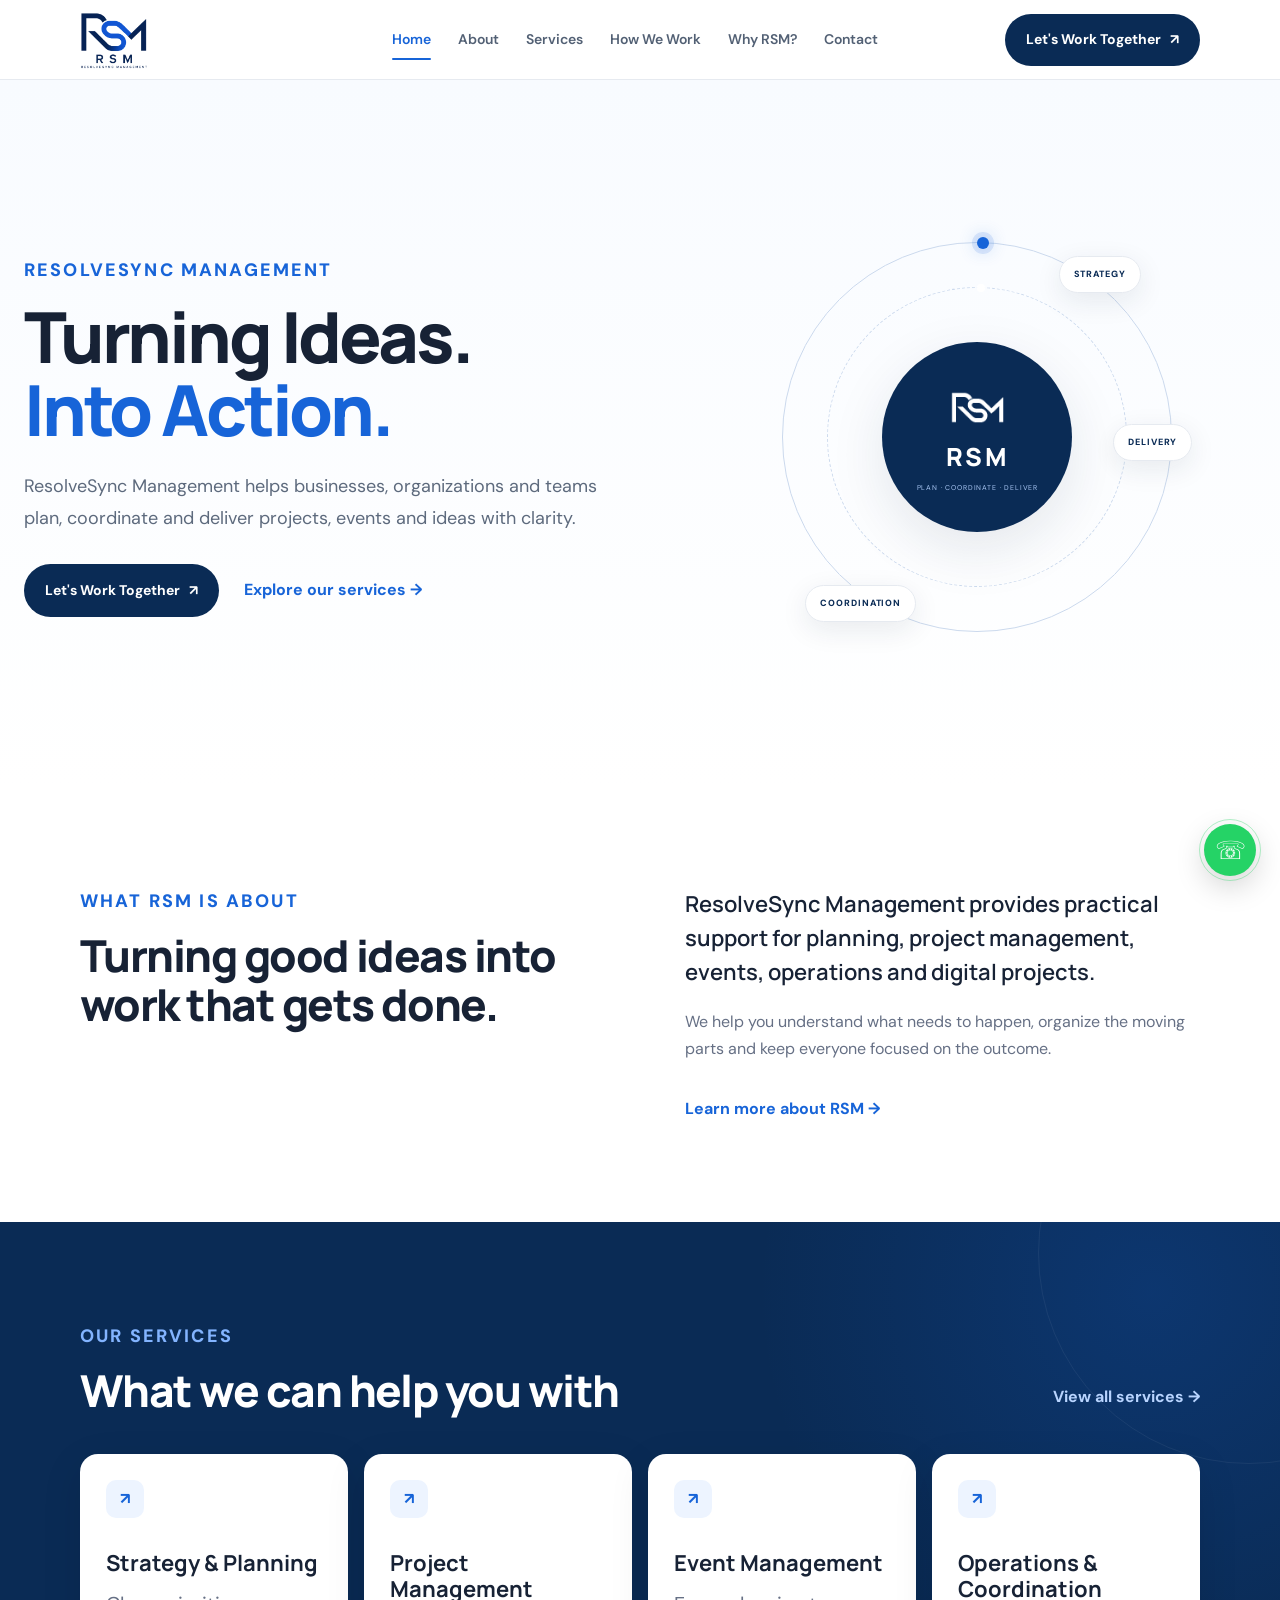
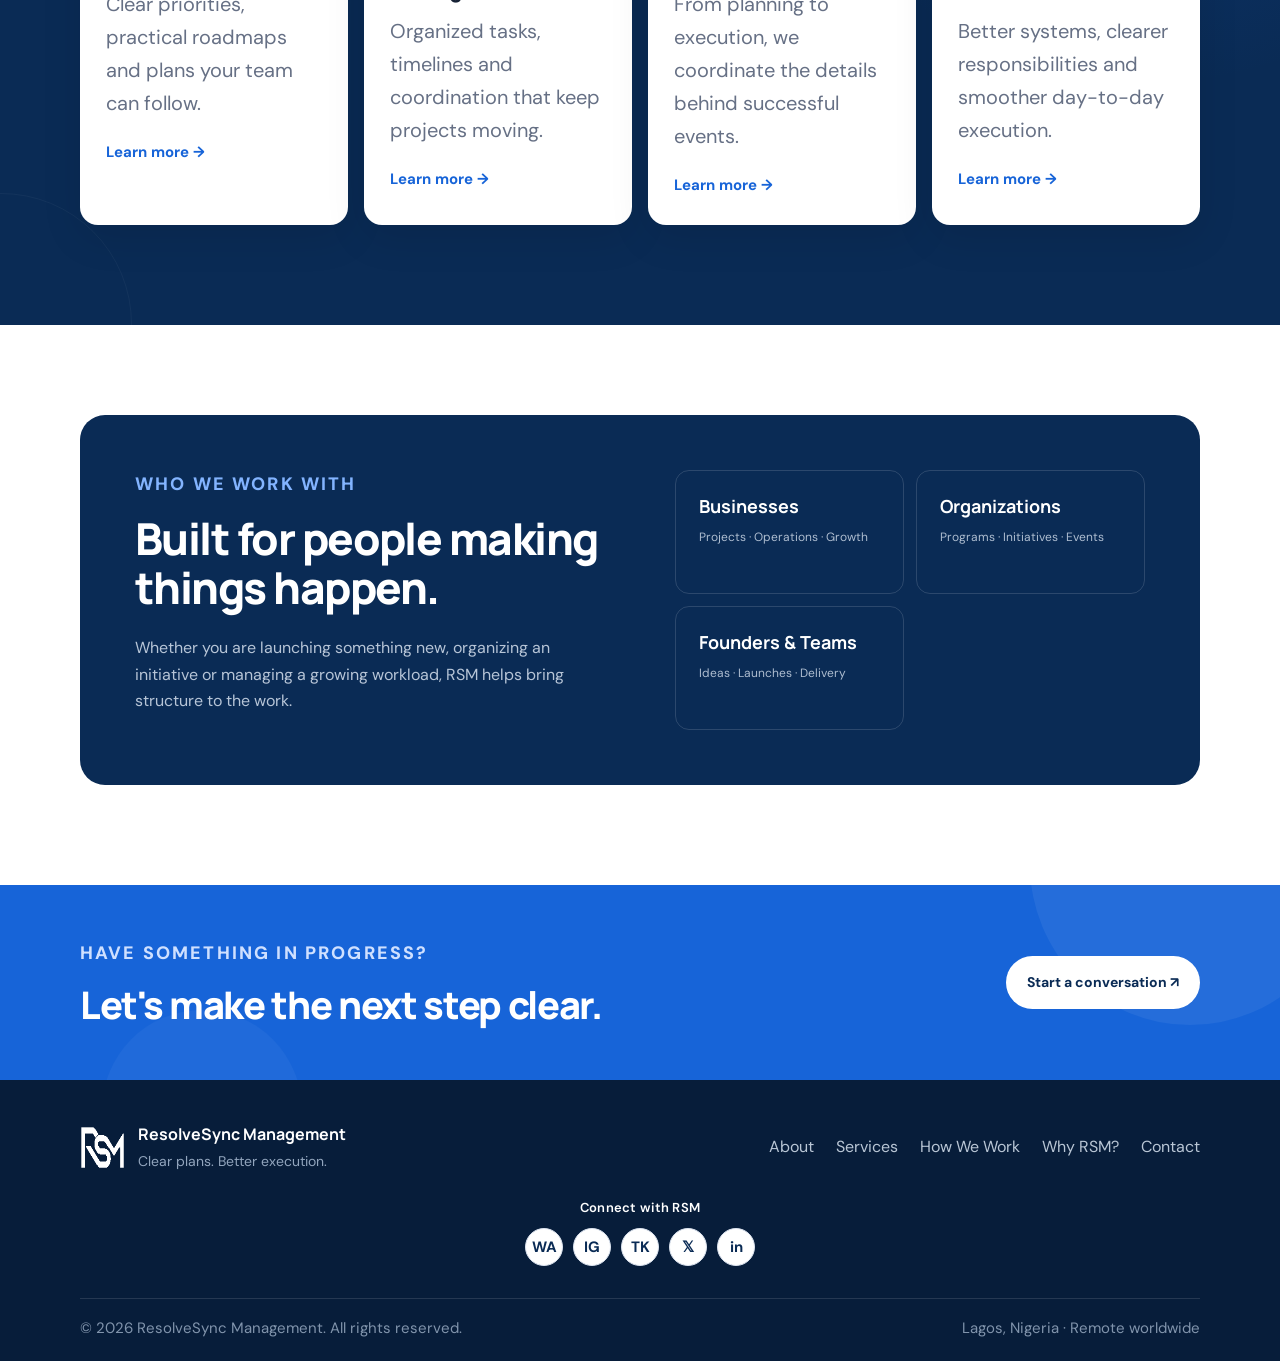
<file: index.html>
<!DOCTYPE html>
<html lang="en">

    <head>
        <meta charset="UTF-8">
        <meta name="viewport" content="width=device-width, initial-scale=1.0">
        <title>ResolveSync Management | Clear Plans. Better Execution.</title>
        <meta name="description"
            content="ResolveSync Management helps businesses, organizations and teams plan, coordinate and deliver projects and events with clarity.">
        <link rel="icon" href="assets/favicon.svg" type="image/svg+xml">
        <link rel="preconnect" href="https://fonts.googleapis.com">
        <link rel="preconnect" href="https://fonts.gstatic.com" crossorigin>
        <link
            href="https://fonts.googleapis.com/css2?family=DM+Sans:wght@400;500;600;700&family=Manrope:wght@600;700;800&display=swap"
            rel="stylesheet">
        <link rel="stylesheet" href="css/styles.css">
    </head>

    <body>
        <header class="site-header">
            <div class="container nav-wrap"><a class="brand" href="index.html"><img src="assets/logo-full.png"
                        alt="ResolveSync Management" class="brand-logo"></a>
                <nav class="desktop-nav"><a class="active" href="index.html">Home</a><a href="about.html">About</a><a
                        href="services.html">Services</a><a href="how-we-work.html">How We Work</a><a
                        href="why-rsm.html">Why RSM?</a><a href="contact.html">Contact</a></nav><a class="nav-cta"
                    href="contact.html">Let's Work Together <span>↗</span></a><button class="menu-btn"
                    aria-label="Open menu" aria-expanded="false"><span></span><span></span><span></span></button>
            </div>
            <div class="mobile-nav"><a href="index.html">Home</a><a href="about.html">About</a><a
                    href="services.html">Services</a><a href="how-we-work.html">How We Work</a><a
                    href="why-rsm.html">Why RSM</a><a href="contact.html">Contact</a><a class="mobile-cta"
                    href="contact.html">Let's Work Together ↗</a></div>
        </header>
        <main>
            <section class="hero">
                <div class="container hero-grid">
                    <div class="hero-copy">
                        <p class="eyebrow">ResolveSync Management</p>
                        <h1>Turning Ideas.<br><span>Into Action.</span></h1>
                        <p class="hero-lead">ResolveSync Management helps businesses, organizations and teams plan,
                            coordinate and deliver projects, events and ideas with clarity.</p>
                        <div class="hero-actions"><a class="button button-dark" href="contact.html">Let's Work Together
                                <span>↗</span></a><a class="text-link" href="services.html">Explore our services
                                <span>→</span></a></div>
                    </div>
                    <div class="hero-visual">
                        <div class="visual-orbit">
                            <div class="orbit orbit-a"></div>
                            <div class="orbit orbit-b"></div>
                            <div class="visual-core"><img src="assets/logo-mark-white-256.png"
                                    alt="RSM"><strong>RSM</strong><small>PLAN · COORDINATE · DELIVER</small></div>
                            <div class="orbit-label label-top">STRATEGY</div>
                            <div class="orbit-label label-right">DELIVERY</div>
                            <div class="orbit-label label-bottom">COORDINATION</div>
                        </div>
                    </div>
                </div>
            </section>
            <section class="intro section">
                <div class="container intro-grid">
                    <div>
                        <p class="eyebrow">What RSM is about</p>
                        <h2>Turning good ideas into work that gets done.</h2>
                    </div>
                    <div>
                        <p class="lead-copy">ResolveSync Management provides practical support for planning, project
                            management, events, operations and digital projects.</p>
                        <p class="body-copy">We help you understand what needs to happen, organize the moving parts and
                            keep everyone focused on the outcome.</p><a class="arrow-link" href="about.html">Learn more
                            about RSM →</a>
                    </div>
                </div>
            </section>
            <section class="services-preview section soft-bg">
                <div class="container">
                    <div class="section-head">
                        <div>
                            <p class="eyebrow">Our services</p>
                            <h2>What we can help you with</h2>
                        </div><a class="arrow-link" href="services.html">View all services →</a>
                    </div>
                    <div class="service-grid">
                        <article class="service-card">
                            <div class="service-icon">↗</div>
                            <h3>Strategy &amp; Planning</h3>
                            <p>Clear priorities, practical roadmaps and plans your team can follow.</p><a
                                href="services.html">Learn more →</a>
                        </article>
                        <article class="service-card">
                            <div class="service-icon">↗</div>
                            <h3>Project Management</h3>
                            <p>Organized tasks, timelines and coordination that keep projects moving.</p><a
                                href="services.html">Learn more →</a>
                        </article>
                        <article class="service-card">
                            <div class="service-icon">↗</div>
                            <h3>Event Management</h3>
                            <p>From planning to execution, we coordinate the details behind successful events.</p><a
                                href="services.html">Learn more →</a>
                        </article>
                        <article class="service-card">
                            <div class="service-icon">↗</div>
                            <h3>Operations &amp; Coordination</h3>
                            <p>Better systems, clearer responsibilities and smoother day-to-day execution.</p><a
                                href="services.html">Learn more →</a>
                        </article>
                    </div>
                </div>
            </section>
            <section class="audience section">
                <div class="container audience-box">
                    <div>
                        <p class="eyebrow">Who we work with</p>
                        <h2>Built for people making things happen.</h2>
                        <p class="body-copy">Whether you are launching something new, organizing an initiative or
                            managing a growing workload, RSM helps bring structure to the work.</p>
                    </div>
                    <div class="audience-cards">
                        <div><strong>Businesses</strong><span>Projects · Operations · Growth</span></div>
                        <div><strong>Organizations</strong><span>Programs · Initiatives · Events</span></div>
                        <div><strong>Founders &amp; Teams</strong><span>Ideas · Launches · Delivery</span></div>
                    </div>
                </div>
            </section>
            <section class="cta-strip">
                <div class="container cta-inner">
                    <div>
                        <p class="eyebrow">Have something in progress?</p>
                        <h2>Let's make the next step clear.</h2>
                    </div><a class="button button-light" href="contact.html">Start a conversation ↗</a>
                </div>
            </section>
        </main>
        <!--FOOTER-->
        <footer class="footer">

            <div class="container footer-top">

                <div class="footer-brand">

                    <img src="assets/logo-mark-white-96.png" alt="RSM" width="45" height="45">

                    <div>
                        <strong>ResolveSync Management</strong>

                        <p>
                            Clear plans. Better execution.
                        </p>
                    </div>

                </div>

                <nav aria-label="Footer navigation">
                    <a href="about.html">About</a>
                    <a href="services.html">Services</a>
                    <a href="how-we-work.html">How We Work</a>
                    <a href="why-rsm.html">Why RSM?</a>
                    <a href="contact.html">Contact</a>
                </nav>

            </div>


            <!-- SOCIAL LINKS -->
            <p class="footer-social-label">
                Connect with RSM
            </p>

            <div class="footer-socials">

                <a href="https://wa.me/2348121678176" target="_blank" rel="noopener noreferrer"
                    aria-label="RSM on WhatsApp">
                    WA
                </a>

                <a href="https://www.instagram.com/resolvesyncmng" target="_blank" rel="noopener noreferrer"
                    aria-label="RSM on Instagram">
                    IG
                </a>

                <a href="https://www.tiktok.com/@resolvesync.manag" target="_blank" rel="noopener noreferrer"
                    aria-label="RSM on TikTok">
                    TK
                </a>

                <a href="https://x.com/ResolvesyncMng" target="_blank" rel="noopener noreferrer" aria-label="RSM on X">
                    𝕏
                </a>

                <a href="https://www.linkedin.com/in/resolvesync-management-000059431" target="_blank"
                    rel="noopener noreferrer" aria-label="RSM on LinkedIn">
                    in
                </a>

            </div>


            <!-- FOOTER BOTTOM -->
            <div class="container footer-bottom">

                <span>
                    © <span id="year"></span>
                    ResolveSync Management. All rights reserved.
                </span>

                <span>
                    Lagos, Nigeria · Remote worldwide
                </span>

            </div>

        </footer>


        <!-- JAVASCRIPT -->
        <script src="js/main.js"></script>


        <!-- FLOATING WHATSAPP -->
        <a href="https://wa.me/2348121678176" class="whatsapp-float" target="_blank" rel="noopener noreferrer"
            aria-label="Chat with RSM on WhatsApp">
            <span aria-hidden="true">☏</span>
        </a>
    </body>

</html>
</file>
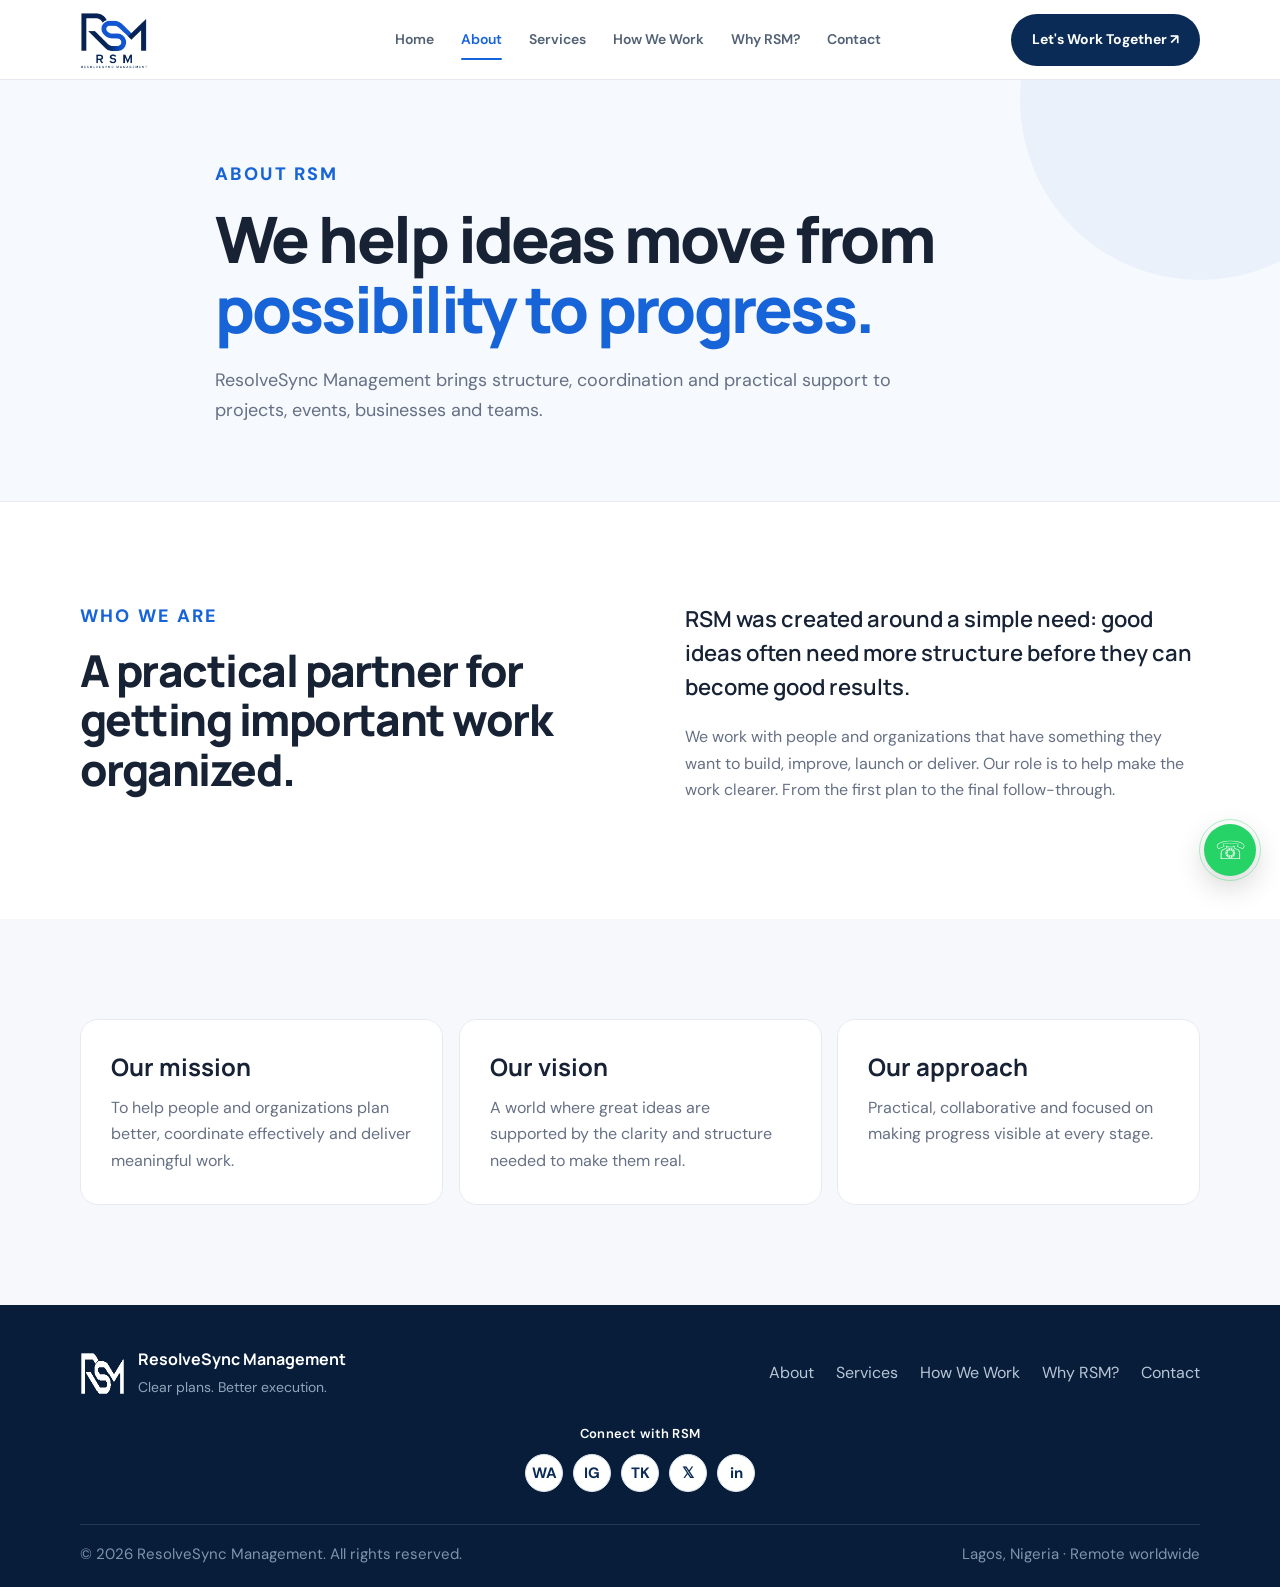
<file: about.html>
<!DOCTYPE html>
<html lang="en">

    <head>
        <meta charset="UTF-8">
        <meta name="viewport" content="width=device-width,initial-scale=1.0">
        <title>About | ResolveSync Management</title>
        <link rel="icon" href="assets/favicon.svg" type="image/svg+xml">
        <link rel="preconnect" href="https://fonts.googleapis.com">
        <link rel="preconnect" href="https://fonts.gstatic.com" crossorigin>
        <link
            href="https://fonts.googleapis.com/css2?family=DM+Sans:wght@400;500;600;700&family=Manrope:wght@600;700;800&display=swap"
            rel="stylesheet">
        <link rel="stylesheet" href="css/styles.css">
    </head>

    <body>
        <header class="site-header">
            <div class="container nav-wrap">
                <a class="brand" href="index.html">
                    <img src="assets/logo-full.png" alt="ResolveSync Management" class="brand-logo"></a>
                <nav class="desktop-nav"><a href="index.html">Home</a><a class="active" href="about.html">About</a><a
                        href="services.html">Services</a><a href="how-we-work.html">How We Work</a><a
                        href="why-rsm.html">Why RSM?</a><a href="contact.html">Contact</a></nav><a class="nav-cta"
                    href="contact.html">Let's Work Together ↗</a><button
                    class="menu-btn"><span></span><span></span><span></span></button>
            </div>
            <div class="mobile-nav"><a href="index.html">Home</a><a href="about.html">About</a><a
                    href="services.html">Services</a><a href="how-we-work.html">How We Work</a><a
                    href="why-rsm.html">Why RSM?</a><a href="contact.html">Contact</a></div>
        </header>
        <main>
            <section class="page-hero">
                <div class="container narrow">
                    <p class="eyebrow">About RSM</p>
                    <h1>We help ideas move from <span>possibility to progress.</span></h1>
                    <p>ResolveSync Management brings structure, coordination and practical support to projects, events,
                        businesses and teams.</p>
                </div>
            </section>
            <section class="section">
                <div class="container two-col">
                    <div>
                        <p class="eyebrow">Who we are</p>
                        <h2>A practical partner for getting important work organized.</h2>
                    </div>
                    <div>
                        <p class="lead-copy">RSM was created around a simple need: good ideas often need more structure
                            before they can become good results.</p>
                        <p class="body-copy">We work with people and organizations that have something they want to
                            build, improve, launch or deliver. Our role is to help make the work clearer. From the
                            first plan to the final follow-through.</p>
                    </div>
                </div>
            </section>
            <section class="section soft-bg">
                <div class="container values-grid">
                    <div class="value-card">
                        <h3>Our mission</h3>
                        <p>To help people and organizations plan better, coordinate effectively and deliver meaningful
                            work.</p>
                    </div>
                    <div class="value-card">
                        <h3>Our vision</h3>
                        <p>A world where great ideas are supported by the clarity and structure needed to make them
                            real.</p>
                    </div>
                    <div class="value-card">
                        <h3>Our approach</h3>
                        <p>Practical, collaborative and focused on making progress visible at every stage.</p>
                    </div>
                </div>
            </section>
        </main>
        <!-- FOOTER-->
        <footer class="footer">

            <div class="container footer-top">

                <div class="footer-brand">

                    <img src="assets/logo-mark-white-96.png" alt="RSM" width="45" height="45">

                    <div>
                        <strong>ResolveSync Management</strong>

                        <p>
                            Clear plans. Better execution.
                        </p>
                    </div>

                </div>

                <nav aria-label="Footer navigation">
                    <a href="about.html">About</a>
                    <a href="services.html">Services</a>
                    <a href="how-we-work.html">How We Work</a>
                    <a href="why-rsm.html">Why RSM?</a>
                    <a href="contact.html">Contact</a>
                </nav>

            </div>


            <!-- SOCIAL LINKS -->
            <p class="footer-social-label">
                Connect with RSM
            </p>

            <div class="footer-socials">

                <a href="https://wa.me/2348121678176" target="_blank" rel="noopener noreferrer"
                    aria-label="RSM on WhatsApp">
                    WA
                </a>

                <a href="https://www.instagram.com/resolvesyncmng" target="_blank" rel="noopener noreferrer"
                    aria-label="RSM on Instagram">
                    IG
                </a>

                <a href="https://www.tiktok.com/@resolvesync.manag" target="_blank" rel="noopener noreferrer"
                    aria-label="RSM on TikTok">
                    TK
                </a>

                <a href="https://x.com/ResolvesyncMng" target="_blank" rel="noopener noreferrer" aria-label="RSM on X">
                    𝕏
                </a>

                <a href="https://www.linkedin.com/in/resolvesync-management-000059431" target="_blank"
                    rel="noopener noreferrer" aria-label="RSM on LinkedIn">
                    in
                </a>

            </div>


            <!-- FOOTER BOTTOM -->
            <div class="container footer-bottom">

                <span>
                    © <span id="year"></span>
                    ResolveSync Management. All rights reserved.
                </span>

                <span>
                    Lagos, Nigeria · Remote worldwide
                </span>

            </div>

        </footer>


        <!-- JAVASCRIPT -->
        <script src="js/main.js"></script>


        <!-- FLOATING WHATSAPP -->
        <a href="https://wa.me/2348121678176" class="whatsapp-float" target="_blank" rel="noopener noreferrer"
            aria-label="Chat with RSM on WhatsApp">
            <span aria-hidden="true">☏</span>
        </a>
    </body>

</html>
</file>
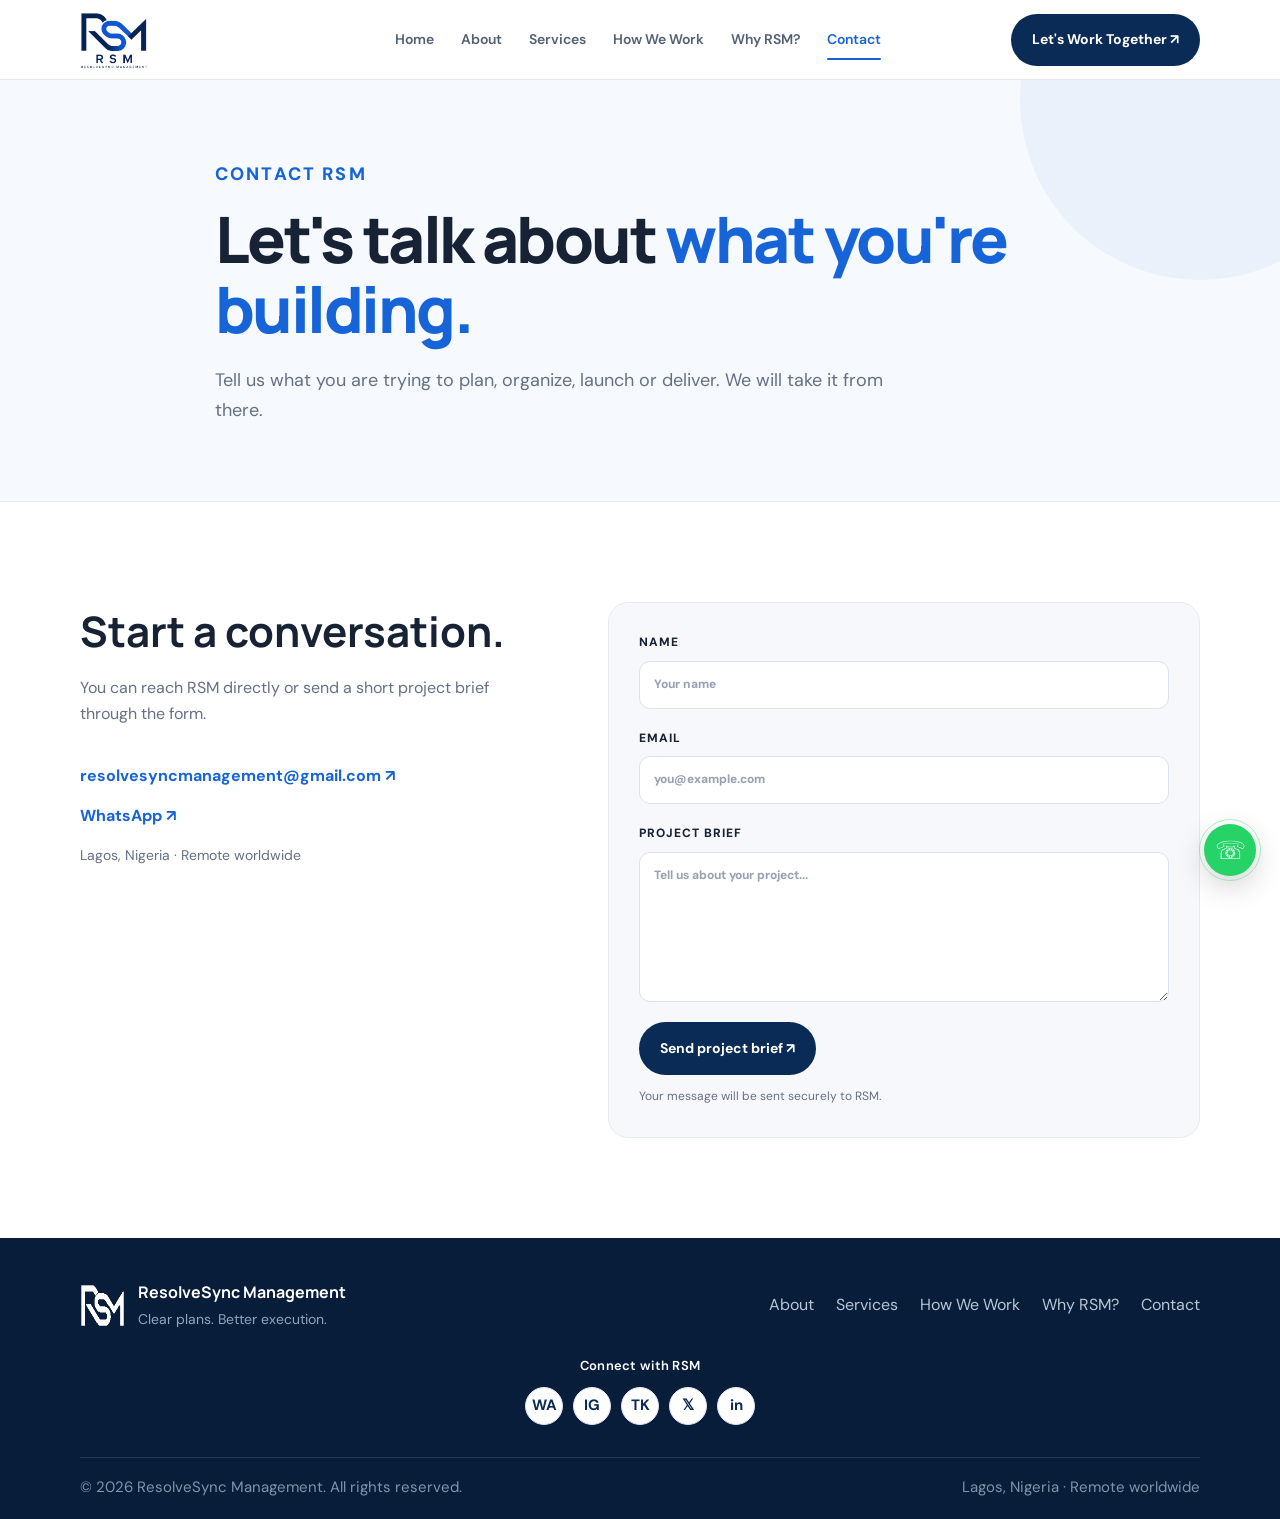
<file: contact.html>
<!DOCTYPE html>
<html lang="en">

    <head>
        <meta charset="UTF-8">
        <meta name="viewport" content="width=device-width,initial-scale=1.0">
        <title>Contact | ResolveSync Management</title>
        <link rel="icon" href="assets/favicon.svg" type="image/svg+xml">
        <link rel="preconnect" href="https://fonts.googleapis.com">
        <link rel="preconnect" href="https://fonts.gstatic.com" crossorigin>
        <link
            href="https://fonts.googleapis.com/css2?family=DM+Sans:wght@400;500;600;700&family=Manrope:wght@600;700;800&display=swap"
            rel="stylesheet">
        <link rel="stylesheet" href="css/styles.css">
    </head>

    <body>
        <header class="site-header">
            <div class="container nav-wrap"><a class="brand" href="index.html"><img src="assets/logo-full.png"
                        alt="ResolveSync Management" class="brand-logo"></a>
                <nav class="desktop-nav"><a href="index.html">Home</a><a href="about.html">About</a><a
                        href="services.html">Services</a><a href="how-we-work.html">How We Work</a><a
                        href="why-rsm.html">Why RSM?</a><a class="active" href="contact.html">Contact</a></nav><a
                    class="nav-cta" href="contact.html">Let's Work Together ↗</a><button
                    class="menu-btn"><span></span><span></span><span></span></button>
            </div>
            <div class="mobile-nav"><a href="index.html">Home</a><a href="about.html">About</a><a
                    href="services.html">Services</a><a href="how-we-work.html">How We Work</a><a
                    href="why-rsm.html">Why RSM?</a><a href="contact.html">Contact</a></div>
        </header>
        <main>
            <section class="page-hero">
                <div class="container narrow">
                    <p class="eyebrow">Contact RSM</p>
                    <h1>Let's talk about <span>what you're building.</span></h1>
                    <p>Tell us what you are trying to plan, organize, launch or deliver. We will take it from there.</p>
                </div>
            </section>
            <section class="section">
                <div class="container contact-page-grid">
                    <div>
                        <h2>Start a conversation.</h2>
                        <p class="body-copy">You can reach RSM directly or send a short project brief through the form.
                        </p>
                        <div class="contact-info"><a
                                href="mailto:resolvesyncmanagement@gmail.com">resolvesyncmanagement@gmail.com ↗</a><a
                                href="https://wa.me/2348121678176" target="_blank" rel="noopener">WhatsApp
                                ↗</a><span>Lagos, Nigeria · Remote worldwide</span></div>
                    </div>
                    <form class="contact-form" id="contactForm" action="https://formspree.io/f/xdeoylgk" method="POST">
                        <label>
                            Name
                            <input name="name" id="name" type="text" required placeholder="Your name">
                        </label>

                        <label>
                            Email
                            <input name="email" id="email" type="email" required placeholder="you@example.com">
                        </label>
                        <label>
                            Project brief
                            <textarea name="message" id="message" rows="6" required minlength="15"
                                placeholder="Tell us about your project..."></textarea>
                        </label>

                        <!-- Honeypot spam protection -->
                        <input class="hp" name="company" id="company" tabindex="-1" autocomplete="off">

                        <button class="button button-dark" type="submit">
                            Send project brief ↗
                        </button>

                        <p class="form-note" id="formNote">
                            Your message will be sent securely to RSM.
                        </p>
                    </form>
                </div>
            </section>
        </main>
        <!--FOOTER-->
        <footer class="footer">

            <div class="container footer-top">

                <div class="footer-brand">

                    <img src="assets/logo-mark-white-96.png" alt="RSM" width="45" height="45">

                    <div>
                        <strong>ResolveSync Management</strong>

                        <p>
                            Clear plans. Better execution.
                        </p>
                    </div>

                </div>

                <nav aria-label="Footer navigation">
                    <a href="about.html">About</a>
                    <a href="services.html">Services</a>
                    <a href="how-we-work.html">How We Work</a>
                    <a href="why-rsm.html">Why RSM?</a>
                    <a href="contact.html">Contact</a>
                </nav>

            </div>


            <!-- SOCIAL LINKS -->
            <p class="footer-social-label">
                Connect with RSM
            </p>

            <div class="footer-socials">

                <a href="https://wa.me/2348121678176" target="_blank" rel="noopener noreferrer"
                    aria-label="RSM on WhatsApp">
                    WA
                </a>

                <a href="https://www.instagram.com/resolvesyncmng" target="_blank" rel="noopener noreferrer"
                    aria-label="RSM on Instagram">
                    IG
                </a>

                <a href="https://www.tiktok.com/@resolvesync.manag" target="_blank" rel="noopener noreferrer"
                    aria-label="RSM on TikTok">
                    TK
                </a>

                <a href="https://x.com/ResolvesyncMng" target="_blank" rel="noopener noreferrer" aria-label="RSM on X">
                    𝕏
                </a>

                <a href="https://www.linkedin.com/in/resolvesync-management-000059431" target="_blank"
                    rel="noopener noreferrer" aria-label="RSM on LinkedIn">
                    in
                </a>

            </div>


            <!-- FOOTER BOTTOM -->
            <div class="container footer-bottom">

                <span>
                    © <span id="year"></span>
                    ResolveSync Management. All rights reserved.
                </span>

                <span>
                    Lagos, Nigeria · Remote worldwide
                </span>

            </div>

        </footer>


        <!-- JAVASCRIPT -->
        <script src="js/main.js"></script>


        <!-- FLOATING WHATSAPP -->
        <a href="https://wa.me/2348121678176" class="whatsapp-float" target="_blank" rel="noopener noreferrer"
            aria-label="Chat with RSM on WhatsApp">
            <span aria-hidden="true">☏</span>
        </a>
        </a>
    </body>

</html>
</file>
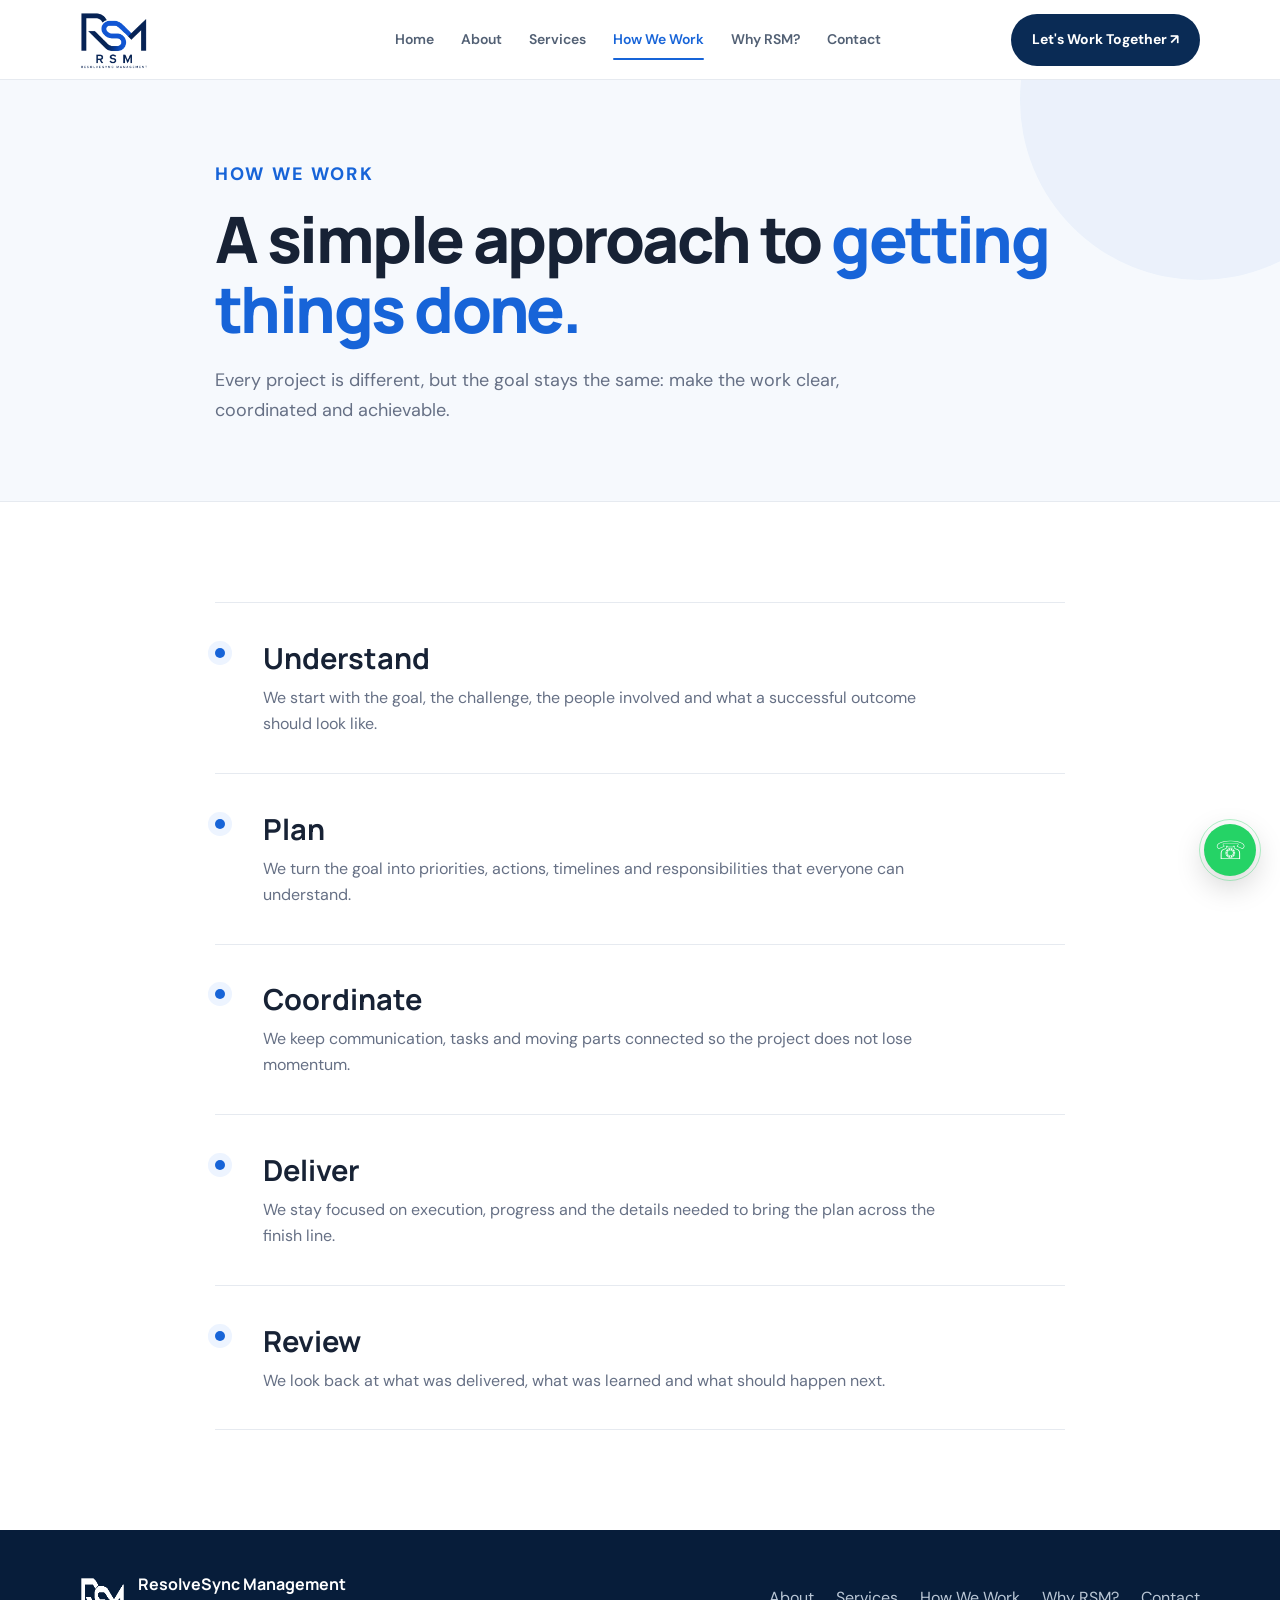
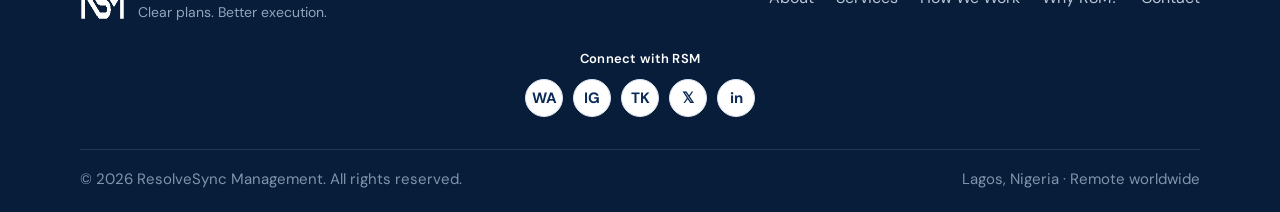
<file: how-we-work.html>
<!DOCTYPE html>
<html lang="en">

    <head>
        <meta charset="UTF-8">
        <meta name="viewport" content="width=device-width,initial-scale=1.0">
        <title>How We Work | ResolveSync Management</title>
        <link rel="icon" href="assets/favicon.svg" type="image/svg+xml">
        <link rel="preconnect" href="https://fonts.googleapis.com">
        <link rel="preconnect" href="https://fonts.gstatic.com" crossorigin>
        <link
            href="https://fonts.googleapis.com/css2?family=DM+Sans:wght@400;500;600;700&family=Manrope:wght@600;700;800&display=swap"
            rel="stylesheet">
        <link rel="stylesheet" href="css/styles.css">
    </head>

    <body>
        <header class="site-header">
            <div class="container nav-wrap"><a class="brand" href="index.html"><img src="assets/logo-full.png"
                        alt="ResolveSync Management" class="brand-logo"></a>
                <nav class="desktop-nav"><a href="index.html">Home</a><a href="about.html">About</a><a
                        href="services.html">Services</a><a class="active" href="how-we-work.html">How We Work</a><a
                        href="why-rsm.html">Why RSM?</a><a href="contact.html">Contact</a></nav><a class="nav-cta"
                    href="contact.html">Let's Work Together ↗</a><button
                    class="menu-btn"><span></span><span></span><span></span></button>
            </div>
            <div class="mobile-nav"><a href="index.html">Home</a><a href="about.html">About</a><a
                    href="services.html">Services</a><a href="how-we-work.html">How We Work</a><a
                    href="why-rsm.html">Why RSM?</a><a href="contact.html">Contact</a></div>
        </header>
        <main>
            <section class="page-hero">
                <div class="container narrow">
                    <p class="eyebrow">How we work</p>
                    <h1>A simple approach to <span>getting things done.</span></h1>
                    <p>Every project is different, but the goal stays the same: make the work clear, coordinated and
                        achievable.</p>
                </div>
            </section>
            <section class="section">
                <div class="container work-list">
                    <div class="work-row">
                        <div class="work-dot"></div>
                        <div>
                            <h2>Understand</h2>
                            <p>We start with the goal, the challenge, the people involved and what a successful outcome
                                should look like.</p>
                        </div>
                    </div>
                    <div class="work-row">
                        <div class="work-dot"></div>
                        <div>
                            <h2>Plan</h2>
                            <p>We turn the goal into priorities, actions, timelines and responsibilities that everyone
                                can understand.</p>
                        </div>
                    </div>
                    <div class="work-row">
                        <div class="work-dot"></div>
                        <div>
                            <h2>Coordinate</h2>
                            <p>We keep communication, tasks and moving parts connected so the project does not lose
                                momentum.</p>
                        </div>
                    </div>
                    <div class="work-row">
                        <div class="work-dot"></div>
                        <div>
                            <h2>Deliver</h2>
                            <p>We stay focused on execution, progress and the details needed to bring the plan across
                                the finish line.</p>
                        </div>
                    </div>
                    <div class="work-row">
                        <div class="work-dot"></div>
                        <div>
                            <h2>Review</h2>
                            <p>We look back at what was delivered, what was learned and what should happen next.</p>
                        </div>
                    </div>
                </div>
            </section>
        </main>
        <!-- FOOTER-->
        <footer class="footer">

            <div class="container footer-top">

                <div class="footer-brand">

                    <img src="assets/logo-mark-white-96.png" alt="RSM" width="45" height="45">

                    <div>
                        <strong>ResolveSync Management</strong>

                        <p>
                            Clear plans. Better execution.
                        </p>
                    </div>

                </div>

                <nav aria-label="Footer navigation">
                    <a href="about.html">About</a>
                    <a href="services.html">Services</a>
                    <a href="how-we-work.html">How We Work</a>
                    <a href="why-rsm.html">Why RSM?</a>
                    <a href="contact.html">Contact</a>
                </nav>

            </div>


            <!-- SOCIAL LINKS -->
            <p class="footer-social-label">
                Connect with RSM
            </p>

            <div class="footer-socials">

                <a href="https://wa.me/2348121678176" target="_blank" rel="noopener noreferrer"
                    aria-label="RSM on WhatsApp">
                    WA
                </a>

                <a href="https://www.instagram.com/resolvesyncmng" target="_blank" rel="noopener noreferrer"
                    aria-label="RSM on Instagram">
                    IG
                </a>

                <a href="https://www.tiktok.com/@resolvesync.manag" target="_blank" rel="noopener noreferrer"
                    aria-label="RSM on TikTok">
                    TK
                </a>

                <a href="https://x.com/ResolvesyncMng" target="_blank" rel="noopener noreferrer" aria-label="RSM on X">
                    𝕏
                </a>

                <a href="https://www.linkedin.com/in/resolvesync-management-000059431" target="_blank"
                    rel="noopener noreferrer" aria-label="RSM on LinkedIn">
                    in
                </a>

            </div>


            <!-- FOOTER BOTTOM -->
            <div class="container footer-bottom">

                <span>
                    © <span id="year"></span>
                    ResolveSync Management. All rights reserved.
                </span>

                <span>
                    Lagos, Nigeria · Remote worldwide
                </span>

            </div>

        </footer>


        <!-- JAVASCRIPT -->
        <script src="js/main.js"></script>


        <!-- FLOATING WHATSAPP -->
        <a href="https://wa.me/2348121678176" class="whatsapp-float" target="_blank" rel="noopener noreferrer"
            aria-label="Chat with RSM on WhatsApp">
            <span aria-hidden="true">☏</span>
        </a>
    </body>

</html>
</file>
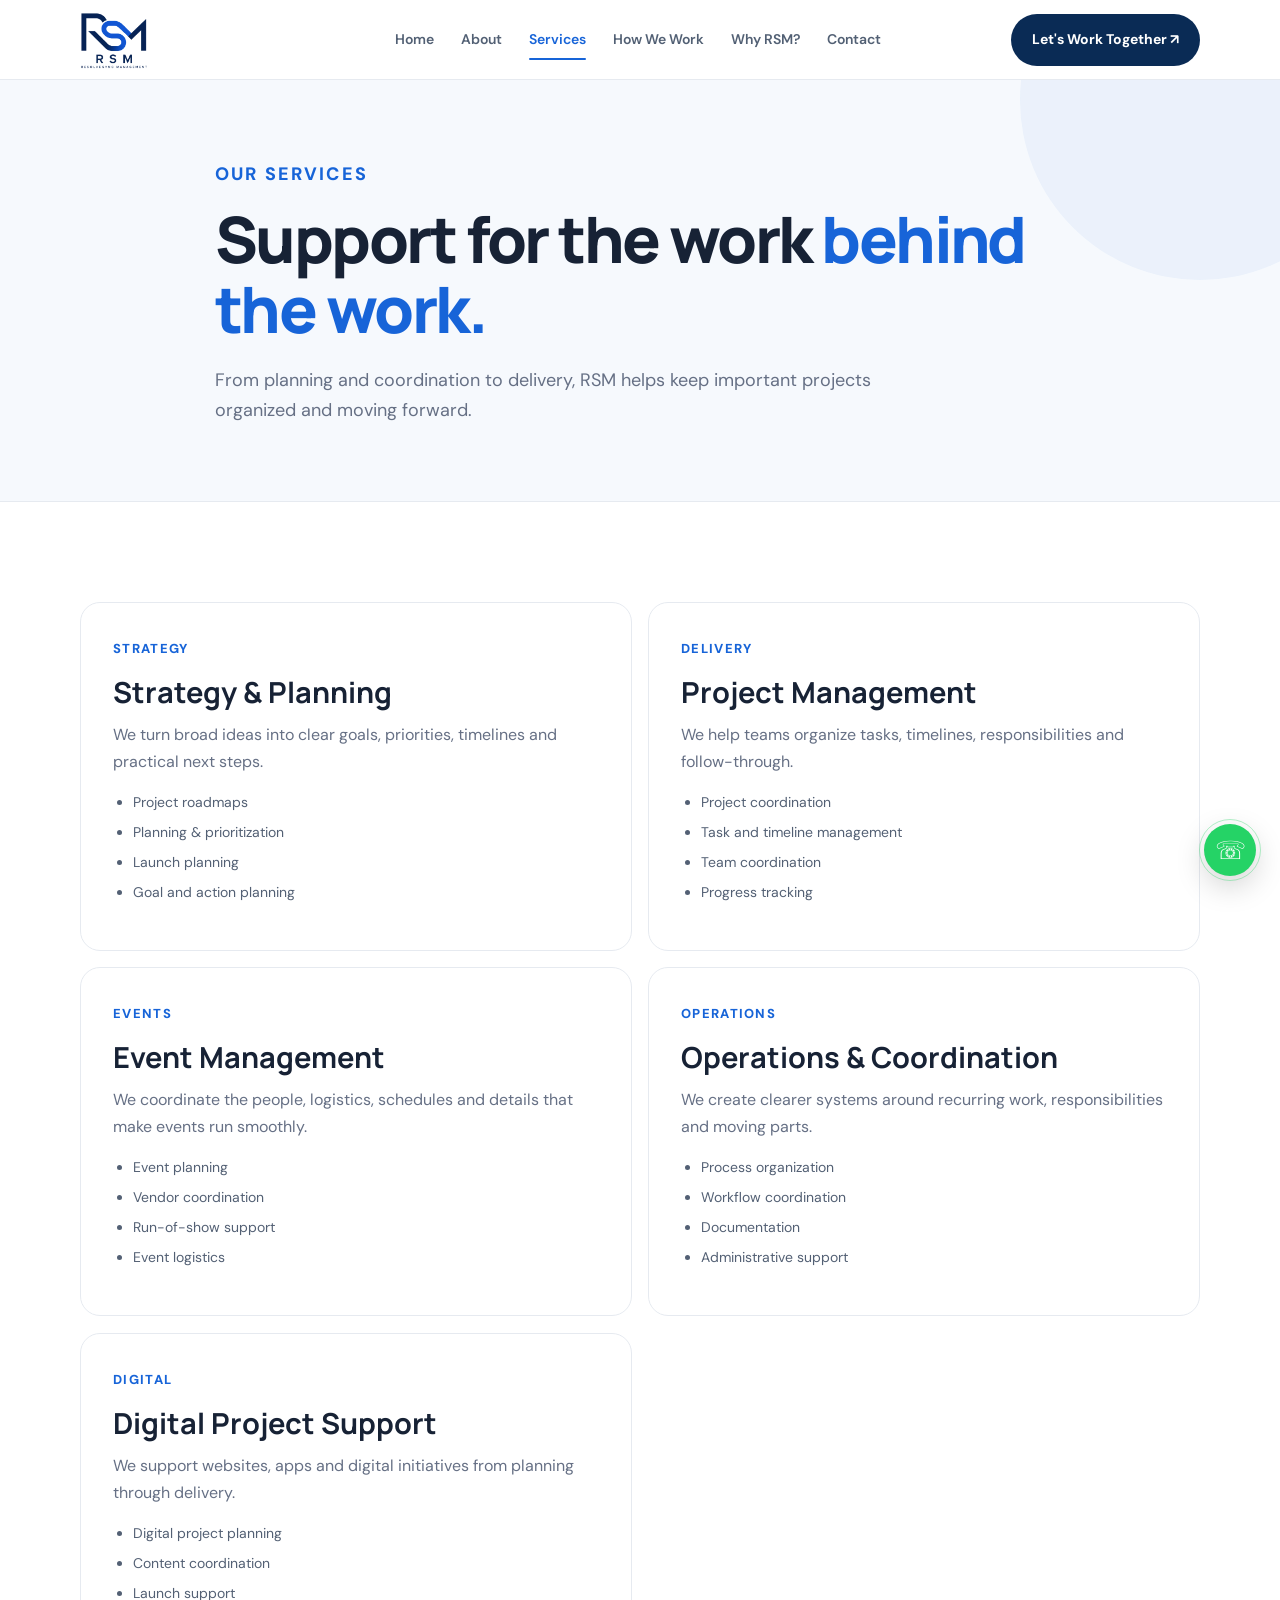
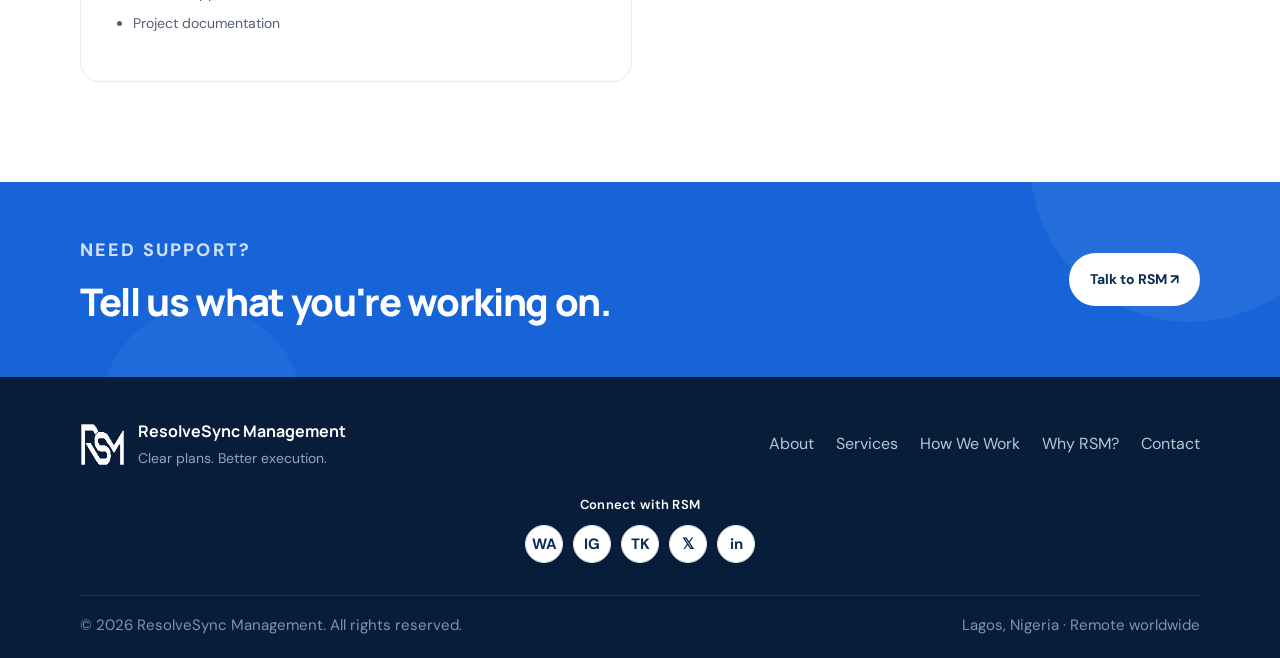
<file: services.html>
<!DOCTYPE html>
<html lang="en">

    <head>
        <meta charset="UTF-8">
        <meta name="viewport" content="width=device-width,initial-scale=1.0">
        <title>Services | ResolveSync Management</title>
        <link rel="icon" href="assets/favicon.svg" type="image/svg+xml">
        <link rel="preconnect" href="https://fonts.googleapis.com">
        <link rel="preconnect" href="https://fonts.gstatic.com" crossorigin>
        <link
            href="https://fonts.googleapis.com/css2?family=DM+Sans:wght@400;500;600;700&family=Manrope:wght@600;700;800&display=swap"
            rel="stylesheet">
        <link rel="stylesheet" href="css/styles.css">
    </head>

    <body>
        <header class="site-header">
            <div class="container nav-wrap"><a class="brand" href="index.html"><img src="assets/logo-full.png"
                        alt="ResolveSync Management" class="brand-logo"></a>
                <nav class="desktop-nav"><a href="index.html">Home</a><a href="about.html">About</a><a class="active"
                        href="services.html">Services</a><a href="how-we-work.html">How We Work</a><a
                        href="why-rsm.html">Why RSM?</a><a href="contact.html">Contact</a></nav><a class="nav-cta"
                    href="contact.html">Let's Work Together ↗</a><button
                    class="menu-btn"><span></span><span></span><span></span></button>
            </div>
            <div class="mobile-nav"><a href="index.html">Home</a><a href="about.html">About</a><a
                    href="services.html">Services</a><a href="how-we-work.html">How We Work</a><a
                    href="why-rsm.html">Why RSM?</a><a href="contact.html">Contact</a></div>
        </header>
        <main>
            <section class="page-hero">
                <div class="container narrow">
                    <p class="eyebrow">Our services</p>
                    <h1>Support for the work <span>behind the work.</span></h1>
                    <p>From planning and coordination to delivery, RSM helps keep important projects organized and
                        moving forward.</p>
                </div>
            </section>
            <section class="section">
                <div class="container service-detail-grid">
                    <article class="detail-card"><span>Strategy</span>
                        <h2>Strategy &amp; Planning</h2>
                        <p>We turn broad ideas into clear goals, priorities, timelines and practical next steps.</p>
                        <ul>
                            <li>Project roadmaps</li>
                            <li>Planning &amp; prioritization</li>
                            <li>Launch planning</li>
                            <li>Goal and action planning</li>
                        </ul>
                    </article>
                    <article class="detail-card"><span>Delivery</span>
                        <h2>Project Management</h2>
                        <p>We help teams organize tasks, timelines, responsibilities and follow-through.</p>
                        <ul>
                            <li>Project coordination</li>
                            <li>Task and timeline management</li>
                            <li>Team coordination</li>
                            <li>Progress tracking</li>
                        </ul>
                    </article>
                    <article class="detail-card"><span>Events</span>
                        <h2>Event Management</h2>
                        <p>We coordinate the people, logistics, schedules and details that make events run smoothly.</p>
                        <ul>
                            <li>Event planning</li>
                            <li>Vendor coordination</li>
                            <li>Run-of-show support</li>
                            <li>Event logistics</li>
                        </ul>
                    </article>
                    <article class="detail-card"><span>Operations</span>
                        <h2>Operations &amp; Coordination</h2>
                        <p>We create clearer systems around recurring work, responsibilities and moving parts.</p>
                        <ul>
                            <li>Process organization</li>
                            <li>Workflow coordination</li>
                            <li>Documentation</li>
                            <li>Administrative support</li>
                        </ul>
                    </article>
                    <article class="detail-card"><span>Digital</span>
                        <h2>Digital Project Support</h2>
                        <p>We support websites, apps and digital initiatives from planning through delivery.</p>
                        <ul>
                            <li>Digital project planning</li>
                            <li>Content coordination</li>
                            <li>Launch support</li>
                            <li>Project documentation</li>
                        </ul>
                    </article>
                </div>
                </div>
            </section>
            <section class="cta-strip">
                <div class="container cta-inner">
                    <div>
                        <p class="eyebrow">Need support?</p>
                        <h2>Tell us what you're working on.</h2>
                    </div><a class="button button-light" href="contact.html">Talk to RSM ↗</a>
                </div>
            </section>
        </main>
        <!--FOOTER -->
        <footer class="footer">

            <div class="container footer-top">

                <div class="footer-brand">

                    <img src="assets/logo-mark-white-96.png" alt="RSM" width="45" height="45">

                    <div>
                        <strong>ResolveSync Management</strong>

                        <p>
                            Clear plans. Better execution.
                        </p>
                    </div>

                </div>

                <nav aria-label="Footer navigation">
                    <a href="about.html">About</a>
                    <a href="services.html">Services</a>
                    <a href="how-we-work.html">How We Work</a>
                    <a href="why-rsm.html">Why RSM?</a>
                    <a href="contact.html">Contact</a>
                </nav>

            </div>


            <!-- SOCIAL LINKS -->
            <p class="footer-social-label">
                Connect with RSM
            </p>

            <div class="footer-socials">

                <a href="https://wa.me/2348121678176" target="_blank" rel="noopener noreferrer"
                    aria-label="RSM on WhatsApp">
                    WA
                </a>

                <a href="https://www.instagram.com/resolvesyncmng" target="_blank" rel="noopener noreferrer"
                    aria-label="RSM on Instagram">
                    IG
                </a>

                <a href="https://www.tiktok.com/@resolvesync.manag" target="_blank" rel="noopener noreferrer"
                    aria-label="RSM on TikTok">
                    TK
                </a>

                <a href="https://x.com/ResolvesyncMng" target="_blank" rel="noopener noreferrer" aria-label="RSM on X">
                    𝕏
                </a>

                <a href="https://www.linkedin.com/in/resolvesync-management-000059431" target="_blank"
                    rel="noopener noreferrer" aria-label="RSM on LinkedIn">
                    in
                </a>

            </div>


            <!-- FOOTER BOTTOM -->
            <div class="container footer-bottom">

                <span>
                    © <span id="year"></span>
                    ResolveSync Management. All rights reserved.
                </span>

                <span>
                    Lagos, Nigeria · Remote worldwide
                </span>

            </div>

        </footer>


        <!-- JAVASCRIPT -->
        <script src="js/main.js"></script>


        <!-- FLOATING WHATSAPP -->
        <a href="https://wa.me/2348121678176" class="whatsapp-float" target="_blank" rel="noopener noreferrer"
            aria-label="Chat with RSM on WhatsApp">
            <span aria-hidden="true">☏</span>
        </a>
    </body>

</html>
</file>
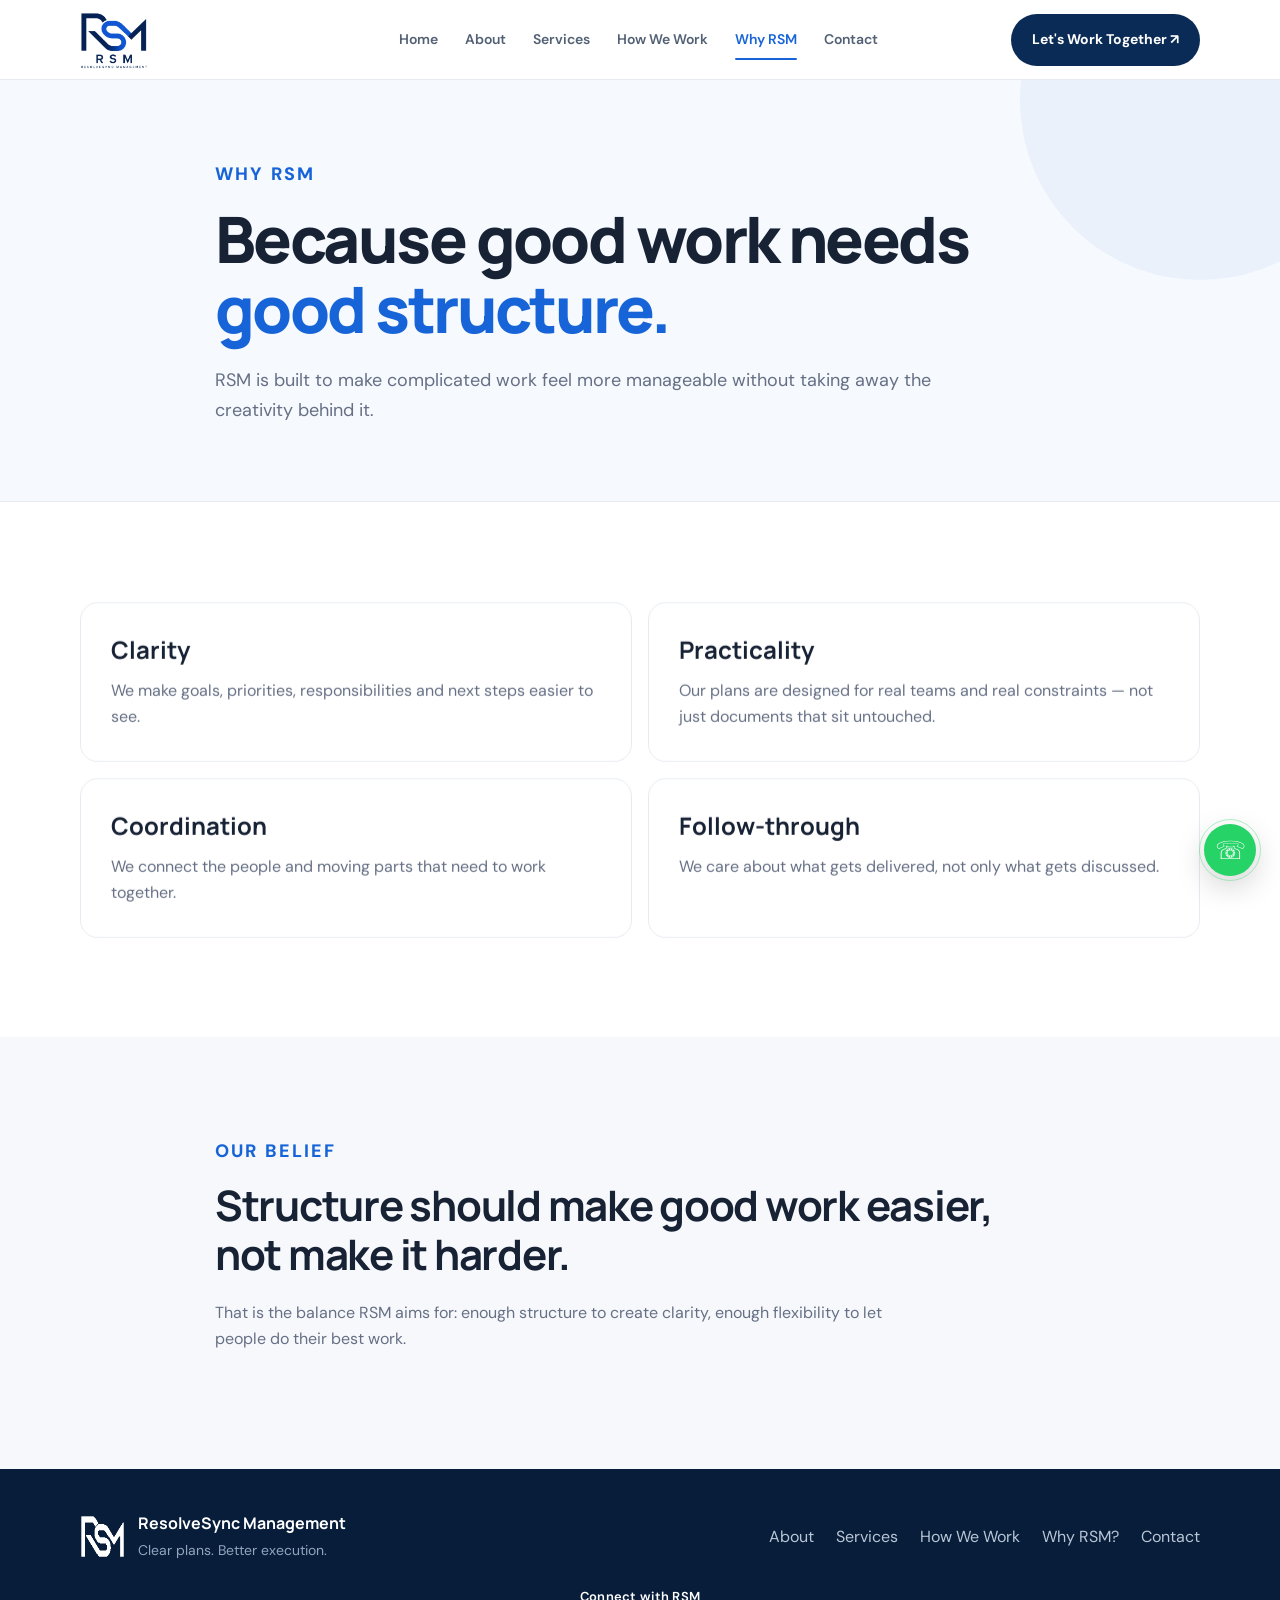
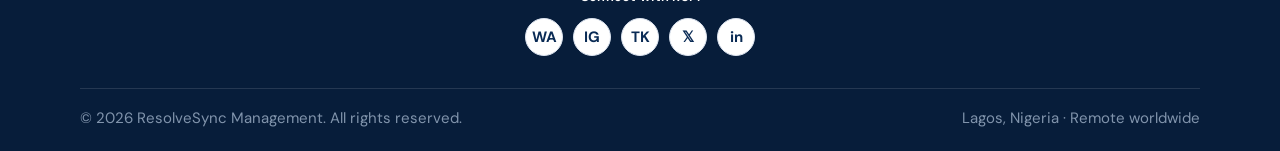
<file: why-rsm.html>
<!DOCTYPE html>
<html lang="en">

    <head>
        <meta charset="UTF-8">
        <meta name="viewport" content="width=device-width,initial-scale=1.0">
        <title>Why RSM | ResolveSync Management</title>
        <link rel="icon" href="assets/favicon.svg" type="image/svg+xml">
        <link rel="preconnect" href="https://fonts.googleapis.com">
        <link rel="preconnect" href="https://fonts.gstatic.com" crossorigin>
        <link
            href="https://fonts.googleapis.com/css2?family=DM+Sans:wght@400;500;600;700&family=Manrope:wght@600;700;800&display=swap"
            rel="stylesheet">
        <link rel="stylesheet" href="css/styles.css">
    </head>

    <body>
        <header class="site-header">
            <div class="container nav-wrap"><a class="brand" href="index.html"><img src="assets/logo-full.png"
                        alt="ResolveSync Management" class="brand-logo"></a>
                <nav class="desktop-nav"><a href="index.html">Home</a><a href="about.html">About</a><a
                        href="services.html">Services</a><a href="how-we-work.html">How We Work</a><a class="active"
                        href="why-rsm.html">Why RSM</a><a href="contact.html">Contact</a></nav><a class="nav-cta"
                    href="contact.html">Let's Work Together ↗</a><button
                    class="menu-btn"><span></span><span></span><span></span></button>
            </div>
            <div class="mobile-nav"><a href="index.html">Home</a><a href="about.html">About</a><a
                    href="services.html">Services</a><a href="how-we-work.html">How We Work</a><a
                    href="why-rsm.html">Why RSM</a><a href="contact.html">Contact</a></div>
        </header>
        <main>
            <section class="page-hero">
                <div class="container narrow">
                    <p class="eyebrow">Why RSM</p>
                    <h1>Because good work needs <span>good structure.</span></h1>
                    <p>RSM is built to make complicated work feel more manageable without taking away the creativity
                        behind it.</p>
                </div>
            </section>
            <section class="section">
                <div class="container reason-grid">
                    <article>
                        <h3>Clarity</h3>
                        <p>We make goals, priorities, responsibilities and next steps easier to see.</p>
                    </article>
                    <article>
                        <h3>Practicality</h3>
                        <p>Our plans are designed for real teams and real constraints — not just documents that sit
                            untouched.</p>
                    </article>
                    <article>
                        <h3>Coordination</h3>
                        <p>We connect the people and moving parts that need to work together.</p>
                    </article>
                    <article>
                        <h3>Follow-through</h3>
                        <p>We care about what gets delivered, not only what gets discussed.</p>
                    </article>
                </div>
            </section>
            <section class="section soft-bg">
                <div class="container quote-box">
                    <p class="eyebrow">Our belief</p>
                    <h2>Structure should make good work easier, not make it harder.</h2>
                    <p>That is the balance RSM aims for: enough structure to create clarity, enough flexibility to let
                        people do their best work.</p>
                </div>
            </section>
        </main>
        <!-- FOOTER-->
        <footer class="footer">

            <div class="container footer-top">

                <div class="footer-brand">

                    <img src="assets/logo-mark-white-96.png" alt="RSM" width="45" height="45">

                    <div>
                        <strong>ResolveSync Management</strong>

                        <p>
                            Clear plans. Better execution.
                        </p>
                    </div>

                </div>

                <nav aria-label="Footer navigation">
                    <a href="about.html">About</a>
                    <a href="services.html">Services</a>
                    <a href="how-we-work.html">How We Work</a>
                    <a href="why-rsm.html">Why RSM?</a>
                    <a href="contact.html">Contact</a>
                </nav>

            </div>


            <!-- SOCIAL LINKS -->
            <p class="footer-social-label">
                Connect with RSM
            </p>

            <div class="footer-socials">

                <a href="https://wa.me/2348121678176" target="_blank" rel="noopener noreferrer"
                    aria-label="RSM on WhatsApp">
                    WA
                </a>

                <a href="https://www.instagram.com/resolvesyncmng" target="_blank" rel="noopener noreferrer"
                    aria-label="RSM on Instagram">
                    IG
                </a>

                <a href="https://www.tiktok.com/@resolvesync.manag" target="_blank" rel="noopener noreferrer"
                    aria-label="RSM on TikTok">
                    TK
                </a>

                <a href="https://x.com/ResolvesyncMng" target="_blank" rel="noopener noreferrer" aria-label="RSM on X">
                    𝕏
                </a>

                <a href="https://www.linkedin.com/in/resolvesync-management-000059431" target="_blank"
                    rel="noopener noreferrer" aria-label="RSM on LinkedIn">
                    in
                </a>

            </div>


            <!-- FOOTER BOTTOM -->
            <div class="container footer-bottom">

                <span>
                    © <span id="year"></span>
                    ResolveSync Management. All rights reserved.
                </span>

                <span>
                    Lagos, Nigeria · Remote worldwide
                </span>

            </div>

        </footer>


        <!-- JAVASCRIPT -->
        <script src="js/main.js"></script>


        <!-- FLOATING WHATSAPP -->
        <a href="https://wa.me/2348121678176" class="whatsapp-float" target="_blank" rel="noopener noreferrer"
            aria-label="Chat with RSM on WhatsApp">
            <span aria-hidden="true">☏</span>
        </a>
    </body>

</html>
</file>
<file: css/styles.css>
/*RSM — ResolveSync Management Main Stylesheet*/
/* ROOT*/

:root {
    --navy: #0a2b55;
    --blue: #1764d8;
    --ink: #172235;
    --muted: #667085;
    --line: #e6eaf0;
    --soft: #f6f8fb;
    --cream: #fbfaf7;
    --white: #ffffff;

    --shadow: 0 18px 55px rgba(16, 38, 70, 0.10);
    --radius-sm: 11px;
    --radius-md: 18px;
    --radius-lg: 25px;

    --container: 1120px;
}

* {
    box-sizing: border-box;
}

html {
    scroll-behavior: smooth;
}

body {
    margin: 0;
    font-family: "DM Sans", sans-serif;
    color: var(--ink);
    background: #ffffff;
    line-height: 1.65;
    overflow-x: hidden;
}

a {
    text-decoration: none;
    color: inherit;
}

img {
    max-width: 100%;
    display: block;
}

button,
input,
textarea {
    font: inherit;
}

button {
    color: inherit;
}

::selection {
    background: rgba(23, 100, 216, 0.18);
    color: var(--navy);
}


/* GLOBAL LAYOUT*/

.container {
    width: min(var(--container), calc(100% - 48px));
    margin-inline: auto;
}

.narrow {
    max-width: 850px;
}

.section {
    padding: 100px 0;
}

.soft-bg {
    background: var(--soft);
}


/*TYPOGRAPHY*/

.eyebrow {
    margin: 0 0 14px;
    color: var(--blue);
    font-size: 18px;
    font-weight: 800;
    letter-spacing: 0.12em;
    text-transform: uppercase;
}

h1,
h2,
h3,
p {
    margin-top: 0;
}

.body-copy {
    color: var(--muted);
    font-size: 16px;
}

.lead-copy {
    font: 600 22px/1.55 "Manrope", sans-serif;
    margin: 0 0 20px;
}


/*  HEADER / NAVIGATION*/

.site-header {
    height: 80px;
    background: rgba(255, 255, 255, 0.96);
    border-bottom: 1px solid var(--line);
    position: sticky;
    top: 0;
    z-index: 50;
    backdrop-filter: blur(12px);
    -webkit-backdrop-filter: blur(12px);
}

.nav-wrap {
    height: 80px;
    display: flex;
    align-items: center;
    gap: 34px;
}

.brand {
    display: flex;
    align-items: center;
    width: 185px;
    height: 64px;
    flex-shrink: 0;
}

.brand-logo {
    width: 155px;
    height: 58px;
    object-fit: contain;
    object-position: left center;
}

.desktop-nav {
    display: flex;
    align-items: center;
    justify-content: center;
    gap: 27px;
    flex: 1;
    font-size: 14px;
    font-weight: 600;
    color: #526074;
}

.desktop-nav a {
    position: relative;
    padding: 8px 0;
    transition: color 0.25s ease;
}

.desktop-nav a::after {
    content: "";
    position: absolute;
    left: 0;
    bottom: 0;
    width: 0;
    height: 2px;
    background: var(--blue);
    border-radius: 2px;
    transition:
        width 0.25s ease,
        background 0.25s ease;
}

.desktop-nav a:hover,
.desktop-nav a.active {
    color: var(--blue);
}

.desktop-nav a:hover::after,
.desktop-nav a.active::after {
    width: 100%;
}

.nav-cta,
.button {
    display: inline-flex;
    align-items: center;
    justify-content: center;
    gap: 9px;
    border-radius: 999px;
    font-weight: 700;
    font-size: 14px;
    transition:
        transform 0.3s ease,
        box-shadow 0.3s ease,
        background 0.3s ease,
        color 0.3s ease;
}

.nav-cta {
    background: var(--navy);
    color: var(--white);
    padding: 14px 21px;
    white-space: nowrap;
}

.nav-cta:hover {
    transform: translateY(-2px);
    box-shadow: 0 10px 25px rgba(10, 43, 85, 0.18);
}


/*MOBILE MENU*/

.menu-btn {
    display: none;
    margin-left: auto;
    border: 0;
    background: transparent;
    padding: 10px;
    cursor: pointer;
    flex-direction: column;
    gap: 5px;
}

.menu-btn span {
    width: 25px;
    height: 2px;
    background: var(--navy);
    border-radius: 2px;
    transition:
        transform 0.25s ease,
        opacity 0.25s ease;
}

.mobile-nav {
    display: none;
}


/* BUTTONS / LINKS*/

.button {
    padding: 15px 21px;
}

.button-dark {
    background: var(--navy);
    color: var(--white);
}

.button-dark:hover {
    transform: translateY(-2px);
    box-shadow: 0 10px 25px rgba(10, 43, 85, 0.18);
}

.button-light {
    background: var(--white);
    color: var(--navy);
}

.button-light:hover {
    transform: translateY(-2px);
    box-shadow: 0 10px 25px rgba(0, 0, 0, 0.12);
}

.text-link,
.arrow-link {
    color: var(--blue);
    font-weight: 700;
}

.arrow-link {
    display: inline-block;
    margin-top: 18px;
    transition:
        transform 0.25s ease,
        color 0.25s ease;
}

.arrow-link:hover {
    color: var(--navy);
    transform: translateX(3px);
}


/* HOMEPAGE HERO*/

.hero {
    background: linear-gradient(180deg,
            #f8fbff 0%,
            #ffffff 100%);
    padding: 72px 0 65px;
    overflow: hidden;
}

.hero-grid {
    display: grid;
    grid-template-columns: 1.05fr 0.95fr;
    gap: 60px;
    align-items: center;
    min-height: 570px;
}

/* Give the homepage hero more horizontal room on desktop only.
   The global container remains unchanged so the header and mobile layout stay intact. */
.hero h1 {
    max-width: 650px;
    margin: 0;
    font: 800 clamp(52px, 5.5vw, 72px)/1.04 "Manrope", sans-serif;
    letter-spacing: -0.045em;
}

.hero h1 span,
.page-hero h1 span {
    color: var(--blue);
}

.hero-lead {
    max-width: 620px;
    margin: 25px 0 30px;
    color: #5d6a7d;
    font-size: 18px;
    line-height: 1.75;
}

.hero-actions {
    display: flex;
    align-items: center;
    gap: 25px;
}


/* HERO ORBIT VISUAL */

.hero-visual {
    min-height: 440px;
    display: grid;
    place-items: center;
    position: relative;
}

.visual-orbit {
    width: min(430px, 90vw);
    height: min(430px, 90vw);
    position: relative;
    display: grid;
    place-items: center;
}

.orbit {
    position: absolute;
    border: 1px solid #cbd9ed;
    border-radius: 50%;
}

.orbit-a {
    inset: 20px;
    animation: orbitRotate 18s linear infinite;
}

.orbit-b {
    inset: 65px;
    border-style: dashed;
    animation: orbitRotateReverse 24s linear infinite;
}


/* Moving orbit dots */

.orbit-a::before,
.orbit-b::before {
    content: "";
    position: absolute;
    border-radius: 50%;
    pointer-events: none;
}

.orbit-a::before {
    width: 12px;
    height: 12px;
    top: -6px;
    left: 50%;
    background: var(--blue);
    box-shadow:
        0 0 0 5px rgba(23, 100, 216, 0.12),
        0 0 18px rgba(23, 100, 216, 0.45);
}

.orbit-b::before {
    width: 8px;
    height: 8px;
    top: -4px;
    left: 50%;
    background: var(--white);
    box-shadow:
        0 0 0 4px rgba(255, 255, 255, 0.12),
        0 0 14px rgba(255, 255, 255, 0.35);
}

.visual-core {
    width: 190px;
    height: 190px;
    position: relative;
    z-index: 2;

    display: flex;
    align-items: center;
    justify-content: center;
    flex-direction: column;

    border-radius: 50%;
    background: var(--navy);
    color: var(--white);
    box-shadow: var(--shadow);

    animation: rsmFloat 5s ease-in-out infinite;
}

.visual-core img {
    width: 55px;
    height: 55px;
    object-fit: contain;
    margin-bottom: 4px;
}

.visual-core strong {
    font: 800 25px "Manrope", sans-serif;
    letter-spacing: 0.1em;
}

.visual-core small {
    margin-top: 8px;
    color: #a9c7f4;
    font-size: 7px;
    letter-spacing: 0.12em;
}

.orbit-label {
    position: absolute;
    background: var(--white);
    border: 1px solid var(--line);
    box-shadow: 0 8px 28px rgba(17, 39, 70, 0.09);
    padding: 10px 14px;
    border-radius: 999px;
    color: var(--navy);
    font-size: 9px;
    font-weight: 800;
    letter-spacing: 0.1em;
}

.label-top {
    top: 8%;
    right: 12%;
}

.label-right {
    right: 0;
    top: 47%;
}

.label-bottom {
    bottom: 7%;
    left: 10%;
}


/*INTRO / TWO COLUMN SECTIONS*/

.intro-grid,
.two-col {
    display: grid;
    grid-template-columns: 1fr 1fr;
    gap: 90px;
    align-items: start;
}

.intro h2,
.two-col h2,
.section-head h2,
.audience-box h2,
.cta-inner h2 {
    max-width: 620px;
    margin: 0;
    font: 800 44px/1.13 "Manrope", sans-serif;
    letter-spacing: -0.035em;
}


/* SECTION HEAD*/

.section-head {
    display: flex;
    justify-content: space-between;
    align-items: flex-end;
    gap: 40px;
    margin-bottom: 38px;
}

.section-head .arrow-link {
    margin-bottom: 5px;
    white-space: nowrap;
}


/* SERVICES PREVIEW*/

.services-preview {
    position: relative;
    overflow: hidden;
}

.services-preview.soft-bg {
    background:
        radial-gradient(circle at 90% 10%,
            rgba(23, 100, 216, 0.20),
            transparent 30%),
        var(--navy);
    color: var(--white);
}

.services-preview::before {
    content: "";
    position: absolute;
    width: 420px;
    height: 420px;
    right: -180px;
    top: -180px;
    border: 1px solid rgba(255, 255, 255, 0.06);
    border-radius: 50%;
    pointer-events: none;
}

.services-preview::after {
    content: "";
    position: absolute;
    width: 260px;
    height: 260px;
    left: -130px;
    bottom: -130px;
    border: 1px solid rgba(255, 255, 255, 0.04);
    border-radius: 50%;
    pointer-events: none;
}

.services-preview .container {
    position: relative;
    z-index: 1;
}

.services-preview .eyebrow {
    color: #83b4ff;
}

.services-preview .section-head h2 {
    color: var(--white);
}

.services-preview .section-head .arrow-link {
    color: #b8d4ff;
}

.services-preview .section-head .arrow-link:hover {
    color: var(--white);
}


/* SERVICE CARDS*/

.service-grid {
    display: grid;
    grid-template-columns: repeat(4, 1fr);
    gap: 16px;
}

.service-card {
    position: relative;
    overflow: hidden;

    min-height: 270px;
    padding: 25px;

    background: var(--white);
    border: 1px solid var(--line);
    border-radius: var(--radius-md);

    transition:
        transform 0.35s ease,
        box-shadow 0.35s ease,
        border-color 0.35s ease;
}

.service-card::before {
    content: "";
    position: absolute;
    top: 0;
    left: 0;

    width: 100%;
    height: 3px;

    background: linear-gradient(90deg,
            var(--blue),
            #5c9cff);

    transform: scaleX(0);
    transform-origin: left;

    transition: transform 0.35s ease;
}

.service-card:hover {
    transform: translateY(-8px);
    box-shadow: 0 22px 50px rgba(10, 43, 85, 0.16);
    border-color: rgba(23, 100, 216, 0.25);
}

.service-card:hover::before {
    transform: scaleX(1);
}

.services-preview .service-card {
    background: var(--white);
    border-color: rgba(255, 255, 255, 0.08);
    box-shadow: 0 12px 40px rgba(0, 0, 0, 0.10);
}

.services-preview .service-card:hover {
    transform: translateY(-7px);
    box-shadow: 0 22px 50px rgba(0, 0, 0, 0.18);
}

.service-icon {
    width: 38px;
    height: 38px;

    display: grid;
    place-items: center;

    margin-bottom: 32px;

    border-radius: 10px;
    background: #edf4ff;
    color: var(--blue);

    font-weight: 800;

    transition:
        transform 0.35s ease,
        background 0.35s ease;
}

.service-card:hover .service-icon {
    transform: translateY(-3px) rotate(8deg);
}

.service-card h3 {
    margin: 0 0 12px;
    color: var(--ink);
    font: 700 22px/1.2 "Manrope", sans-serif;
}

.service-card p {
    margin: 0;
    color: var(--muted);
    font-size: 20px;
    line-height: 1.65;
}

.service-card a {
    display: inline-block;
    margin-top: 20px;

    color: var(--blue);
    font-size: 15px;
    font-weight: 700;

    transition:
        transform 0.25s ease,
        color 0.25s ease;
}

.service-card a:hover {
    color: var(--navy);
    transform: translateX(3px);
}


/* AUDIENCE SECTION*/

.audience {
    padding-top: 90px;
}

.audience-box {
    display: grid;
    grid-template-columns: 1fr 1fr;
    gap: 70px;

    padding: 55px;

    background: var(--navy);
    color: var(--white);
    border-radius: var(--radius-lg);

    transition:
        transform 0.35s ease,
        box-shadow 0.35s ease;
}

.audience-box:hover {
    transform: translateY(-3px);
    box-shadow: 0 25px 65px rgba(10, 43, 85, 0.18);
}

.audience-box .eyebrow {
    color: #83b4ff;
}

.audience-box h2 {
    color: var(--white);
}

.audience-box .body-copy {
    max-width: 530px;
    margin-top: 22px;
    color: #b7c5d7;
}

.audience-cards {
    display: grid;
    grid-template-columns: 1fr 1fr;
    gap: 12px;
}

.audience-cards div {
    padding: 23px;
    border: 1px solid rgba(255, 255, 255, 0.14);
    border-radius: 14px;

    transition:
        background 0.3s ease,
        border-color 0.3s ease,
        transform 0.3s ease;
}

.audience-cards div:hover {
    background: rgba(255, 255, 255, 0.06);
    border-color: rgba(255, 255, 255, 0.28);
    transform: translateY(-3px);
}

.audience-cards strong {
    display: block;
    margin-bottom: 5px;
    font: 700 18px "Manrope", sans-serif;
}

.audience-cards span {
    color: #aebdd0;
    font-size: 12px;
}


/* STRIP */

.cta-strip {
    position: relative;
    overflow: hidden;

    padding: 54px 0;

    background: var(--blue);
    color: var(--white);
}

.cta-strip::before {
    content: "";
    position: absolute;

    width: 320px;
    height: 320px;

    top: -180px;
    right: -70px;

    border-radius: 50%;
    background: rgba(255, 255, 255, 0.06);
}

.cta-strip::after {
    content: "";
    position: absolute;

    width: 200px;
    height: 200px;

    bottom: -130px;
    left: 8%;

    border-radius: 50%;
    background: rgba(255, 255, 255, 0.04);
}

.cta-inner {
    position: relative;
    z-index: 1;

    display: flex;
    align-items: center;
    justify-content: space-between;
    gap: 30px;
}

.cta-inner .eyebrow {
    color: #cfe0ff;
}

.cta-inner h2 {
    color: var(--white);
    font-size: 38px;
}


/* INTERNAL PAGE HERO */

.page-hero {
    position: relative;
    overflow: hidden;

    padding: 80px 0 75px;

    background: #f6f9fd;
    border-bottom: 1px solid var(--line);
}

.page-hero::after {
    content: "";
    position: absolute;

    width: 360px;
    height: 360px;

    right: -100px;
    top: -160px;

    border-radius: 50%;
    background: rgba(23, 100, 216, 0.05);

    pointer-events: none;
}

.page-hero .container {
    position: relative;
    z-index: 1;
}

.page-hero h1 {
    margin: 0 0 22px;

    font: 800 clamp(45px, 5vw, 64px)/1.1 "Manrope", sans-serif;
    letter-spacing: -0.04em;
}

.page-hero>.narrow>p:last-child {
    max-width: 720px;
    margin: 0;

    color: var(--muted);
    font-size: 18px;
}


/* VALUES / REASONS */

.values-grid,
.reason-grid {
    display: grid;
    grid-template-columns: repeat(3, 1fr);
    gap: 16px;
}

.value-card,
.reason-grid article {
    padding: 30px;

    background: var(--white);
    border: 1px solid var(--line);
    border-radius: var(--radius-md);

    transition:
        transform 0.3s ease,
        box-shadow 0.3s ease,
        border-color 0.3s ease;
}

.value-card:hover,
.reason-grid article:hover {
    transform: translateY(-6px);
    box-shadow: var(--shadow);
    border-color: transparent;
}

.value-card h3,
.reason-grid h3 {
    margin: 0 0 12px;
    font: 700 24px "Manrope", sans-serif;
}

.value-card p,
.reason-grid p {
    margin: 0;
    color: var(--muted);
}


/* SERVICE DETAIL CARDS*/

.service-detail-grid {
    display: grid;
    grid-template-columns: 1fr 1fr;
    gap: 16px;
}

.detail-card {
    padding: 32px;

    background: var(--white);
    border: 1px solid var(--line);
    border-radius: 20px;

    transition:
        transform 0.3s ease,
        box-shadow 0.3s ease,
        border-color 0.3s ease;
}

.detail-card:hover {
    transform: translateY(-6px);
    box-shadow: var(--shadow);
    border-color: transparent;
}

.detail-card>span {
    color: var(--blue);
    font-size: 13px;
    font-weight: 800;
    text-transform: uppercase;
    letter-spacing: 0.1em;
}

.detail-card h2 {
    margin: 14px 0 12px;
    font: 700 29px/1.2 "Manrope", sans-serif;
}

.detail-card p {
    color: var(--muted);
}

.detail-card ul {
    padding-left: 20px;
    color: #536074;
    font-size: 14px;
}

.detail-card li {
    margin: 7px 0;
}


/* HOW WE WORK */

.work-list {
    max-width: 850px;
}

.work-row {
    display: grid;
    grid-template-columns: 20px 1fr;
    gap: 28px;

    padding: 35px 0;

    border-bottom: 1px solid var(--line);
}

.work-row:first-child {
    border-top: 1px solid var(--line);
}

.work-dot {
    width: 10px;
    height: 10px;

    margin-top: 10px;

    border-radius: 50%;
    background: var(--blue);

    box-shadow: 0 0 0 7px #edf4ff;
}

.work-row h2 {
    margin: 0 0 7px;
    font: 700 29px "Manrope", sans-serif;
}

.work-row p {
    max-width: 700px;
    margin: 0;
    color: var(--muted);
}


/* WHY RSM */

.reason-grid {
    grid-template-columns: 1fr 1fr;
}

.quote-box {
    max-width: 850px;
}

.quote-box h2 {
    margin: 0 0 20px;
    font: 700 42px/1.18 "Manrope", sans-serif;
    letter-spacing: -0.03em;
}

.quote-box>p:last-child {
    max-width: 680px;
    color: var(--muted);
}


/* CONTACT PAGE*/

.contact-page-grid {
    display: grid;
    grid-template-columns: 0.85fr 1.15fr;
    gap: 90px;
    align-items: start;
}

.contact-page-grid h2 {
    margin: 0 0 15px;
    font: 700 42px "Manrope", sans-serif;
}

.contact-info {
    display: flex;
    flex-direction: column;
    gap: 14px;

    margin-top: 35px;
}

.contact-info a {
    color: var(--blue);
    font-weight: 700;
    transition: color 0.25s ease;
}

.contact-info a:hover {
    color: var(--navy);
}

.contact-info span {
    color: var(--muted);
    font-size: 14px;
}


/* CONTACT FORM*/

.contact-form {
    padding: 30px;

    background: var(--soft);
    border: 1px solid var(--line);
    border-radius: 20px;

    transition:
        transform 0.35s ease,
        box-shadow 0.35s ease;
}

.contact-form:focus-within {
    transform: translateY(-2px);
    box-shadow: 0 18px 50px rgba(10, 43, 85, 0.10);
}

.contact-form label {
    display: block;

    margin-bottom: 20px;

    font-size: 12px;
    font-weight: 800;
    text-transform: uppercase;
    letter-spacing: 0.08em;
}

.contact-form input,
.contact-form textarea {
    display: block;
    width: 100%;

    margin-top: 8px;

    padding: 13px 14px;

    border: 1px solid #dce2eb;
    border-radius: var(--radius-sm);

    background: var(--white);
    color: var(--ink);

    font: inherit;

    outline: none;

    transition:
        border-color 0.25s ease,
        box-shadow 0.25s ease;
}

.contact-form textarea {
    min-height: 150px;
    resize: vertical;
}

.contact-form input::placeholder,
.contact-form textarea::placeholder {
    color: #98a2b3;
}

.contact-form input:focus,
.contact-form textarea:focus {
    border-color: var(--blue);
    box-shadow: 0 0 0 3px rgba(23, 100, 216, 0.10);
}

.contact-form .button {
    border: 0;
    cursor: pointer;
}

.contact-form .button:focus-visible {
    outline: 2px solid var(--blue);
    outline-offset: 3px;
}

.hp {
    display: none !important;
}

.form-note {
    margin: 12px 0 0;
    color: var(--muted);
    font-size: 12px;
}


/* FOOTER */

.footer {
    padding: 42px 0 20px;

    background: #071d3a;
    color: var(--white);
}

.footer-top {
    display: flex;
    align-items: center;
    justify-content: space-between;
    gap: 35px;
}

.footer-brand {
    display: flex;
    align-items: center;
    gap: 13px;
}

.footer-brand img {
    width: 45px;
    height: 45px;
}

.footer-brand strong {
    font: 700 16px "Manrope", sans-serif;
}

.footer-brand p {
    margin: 2px 0 0;
    color: #92a5bd;
    font-size: 14px;
}

.footer nav {
    display: flex;
    flex-wrap: wrap;
    gap: 22px;

    color: #b9c6d5;
    font-size: 16px;
}

.footer nav a {
    transition: color 0.25s ease;
}

.footer nav a:hover {
    color: var(--white);
}


/* FOOTER SOCIALS */

.footer-social-label {
    margin: 24px 0 10px;

    color: var(--white);
    font-size: 13px;
    font-weight: 600;
    letter-spacing: 0.02em;

    text-align: center;
}

.footer-socials {
    display: flex;
    align-items: center;
    justify-content: center;
    gap: 10px;
}

.footer-socials a {
    width: 38px;
    height: 38px;

    display: flex;
    align-items: center;
    justify-content: center;

    border: 1px solid #dbe3ef;
    border-radius: 50%;

    background: var(--white);
    color: var(--navy);

    font-size: 15px;
    font-weight: 700;

    transition:
        transform 0.3s ease,
        background 0.3s ease,
        color 0.3s ease,
        border-color 0.3s ease;
}

.footer-socials a:hover {
    transform: translateY(-3px);

    background: var(--navy);
    color: var(--white);
    border-color: var(--white);
}

.footer-socials a:focus-visible {
    outline: 2px solid #83b4ff;
    outline-offset: 3px;
}


/*  FOOTER BOTTOM */

.footer-bottom {
    display: flex;
    justify-content: space-between;
    gap: 20px;

    margin-top: 32px;
    padding-top: 17px;

    border-top: 1px solid rgba(255, 255, 255, 0.12);

    color: #8194ac;
    font-size: 15px;
}


/* SCROLL REVEAL ANIMATIONS */

.reveal {
    opacity: 0;
    transform: translateY(32px);

    transition:
        opacity 0.75s ease,
        transform 0.75s cubic-bezier(0.22, 1, 0.36, 1);

    transition-delay: var(--reveal-delay, 0ms);
    will-change: opacity, transform;
}

.reveal.is-visible {
    opacity: 1;
    transform: translateY(0);
}

.reveal-from-left {
    opacity: 0;
    transform: translateX(-35px);

    transition:
        opacity 0.8s ease,
        transform 0.8s cubic-bezier(0.22, 1, 0.36, 1);

    transition-delay: var(--reveal-delay, 0ms);
}

.reveal-from-left.is-visible {
    opacity: 1;
    transform: translateX(0);
}

.reveal-from-right {
    opacity: 0;
    transform: translateX(35px);

    transition:
        opacity 0.8s ease,
        transform 0.8s cubic-bezier(0.22, 1, 0.36, 1);

    transition-delay: var(--reveal-delay, 0ms);
}

.reveal-from-right.is-visible {
    opacity: 1;
    transform: translateX(0);
}

.hero-copy.reveal {
    transition-duration: 0.9s;
}

.hero-visual.reveal {
    transition-duration: 1s;
    transition-delay: 150ms;
}


/* FLOATING WHATSAPP BUTTON*/

.whatsapp-float {
    position: fixed;

    right: 24px;
    bottom: 24px;

    width: 52px;
    height: 52px;

    display: flex;
    align-items: center;
    justify-content: center;

    border-radius: 50%;

    background: #25d366;
    color: var(--white);

    font-size: 25px;
    line-height: 1;

    box-shadow: 0 10px 30px rgba(0, 0, 0, 0.18);

    z-index: 9999;

    transition:
        transform 0.3s ease,
        box-shadow 0.3s ease;
}

.whatsapp-float:hover {
    transform: translateY(-4px) scale(1.05);
    box-shadow: 0 14px 35px rgba(0, 0, 0, 0.24);
}

.whatsapp-float:focus-visible {
    outline: 2px solid var(--blue);
    outline-offset: 4px;
}

.whatsapp-float::before {
    content: "";
    position: absolute;
    inset: -5px;

    border: 1px solid rgba(37, 211, 102, 0.35);
    border-radius: 50%;

    animation: whatsappPulse 2.5s ease-out infinite;
}


/* ANIMATIONS*/

@keyframes orbitRotate {
    from {
        transform: rotate(0deg);
    }

    to {
        transform: rotate(360deg);
    }
}

@keyframes orbitRotateReverse {
    from {
        transform: rotate(360deg);
    }

    to {
        transform: rotate(0deg);
    }
}

@keyframes rsmFloat {

    0%,
    100% {
        transform: translateY(0);
    }

    50% {
        transform: translateY(-8px);
    }
}

@keyframes whatsappPulse {
    0% {
        transform: scale(0.9);
        opacity: 0.8;
    }

    70% {
        transform: scale(1.25);
        opacity: 0;
    }

    100% {
        transform: scale(1.25);
        opacity: 0;
    }
}


/* WIDER DESKTOP HERO */
@media (min-width: 981px) {
    .hero>.container {
        width: min(1400px, calc(100% - 48px));
    }
}

/* TABLET — 980PX*/

@media (max-width: 980px) {

    .desktop-nav {
        gap: 16px;
    }

    .nav-wrap {
        gap: 15px;
    }

    .brand {
        width: 155px;
    }

    .brand-logo {
        width: 140px;
    }

    .nav-cta {
        padding: 12px 15px;
    }

    .hero-grid {
        grid-template-columns: 1fr;
        gap: 30px;
    }

    .hero-copy {
        text-align: center;
    }

    .hero-copy .eyebrow,
    .hero-lead {
        margin-left: auto;
        margin-right: auto;
    }

    .hero-actions {
        justify-content: center;
    }

    .hero-visual {
        min-height: 390px;
    }

    .service-grid {
        grid-template-columns: 1fr 1fr;
    }

    .audience-box,
    .intro-grid,
    .two-col,
    .contact-page-grid {
        grid-template-columns: 1fr;
        gap: 45px;
    }

    .audience-cards {
        grid-template-columns: 1fr 1fr;
    }

    .footer-top {
        align-items: flex-start;
        flex-direction: column;
    }

    .section-head {
        align-items: flex-start;
        flex-direction: column;
        gap: 12px;
    }

    .section-head .arrow-link {
        margin: 0;
    }
}


/* MOBILE — 720PX*/

@media (max-width: 720px) {

    .site-header,
    .nav-wrap {
        height: 72px;
    }

    .desktop-nav,
    .nav-cta {
        display: none;
    }

    .brand {
        width: 160px;
        height: 60px;
    }

    .brand-logo {
        width: 132px;
        height: 54px;
    }

    .menu-btn {
        display: flex;
    }

    .mobile-nav {
        padding: 14px 24px 25px;
        background: var(--white);
        border-bottom: 1px solid var(--line);
    }

    .mobile-nav.open {
        display: flex;
        flex-direction: column;
    }

    .mobile-nav a {
        padding: 10px 0;
        font-weight: 600;
        transition: color 0.25s ease;
    }

    .mobile-nav a:hover,
    .mobile-nav a[aria-current="page"] {
        color: var(--blue);
    }

    .mobile-cta {
        margin-top: 10px;
        background: var(--navy);
        color: var(--white) !important;
        text-align: center;
        border-radius: 999px;
    }

    .hero {
        padding: 55px 0;
    }

    .hero h1 {
        font-size: 48px;
    }

    .hero-lead {
        font-size: 16px;
    }

    .hero-actions {
        flex-direction: column;
        gap: 15px;
    }

    .visual-orbit {
        width: 330px;
        height: 330px;
    }

    .visual-core {
        width: 145px;
        height: 145px;
    }

    .visual-core img {
        width: 42px;
        height: 42px;
    }

    .visual-core strong {
        font-size: 21px;
    }

    .section {
        padding: 75px 0;
    }

    .intro h2,
    .two-col h2,
    .section-head h2,
    .audience-box h2 {
        font-size: 36px;
    }

    .service-grid,
    .service-detail-grid,
    .values-grid,
    .reason-grid {
        grid-template-columns: 1fr;
    }

    .audience-box {
        padding: 35px 25px;
    }

    .audience-cards {
        grid-template-columns: 1fr;
    }

    .cta-inner {
        flex-direction: column;
        align-items: flex-start;
    }

    .cta-inner h2 {
        font-size: 31px;
    }

    .page-hero {
        padding: 62px 0;
    }

    .page-hero h1 {
        font-size: 42px;
    }

    .quote-box h2 {
        font-size: 34px;
    }

    .contact-page-grid h2 {
        font-size: 34px;
    }

    .footer-bottom {
        flex-direction: column;
        gap: 7px;
    }

    .footer-socials {
        gap: 8px;
    }

    .footer-socials a {
        width: 36px;
        height: 36px;
    }

    .reveal {
        transform: translateY(22px);
    }

    .reveal-from-left {
        transform: translateX(-20px);
    }

    .reveal-from-right {
        transform: translateX(20px);
    }

    .services-preview.soft-bg {
        background:
            radial-gradient(circle at 90% 5%,
                rgba(23, 100, 216, 0.18),
                transparent 35%),
            var(--navy);
    }

    .service-card:hover {
        transform: translateY(-4px);
    }
}


/* SMALL MOBILE — 450PX*/

@media (max-width: 450px) {

    .container {
        width: min(100% - 30px, var(--container));
    }

    .hero h1 {
        font-size: 42px;
    }

    .visual-orbit {
        width: 290px;
        height: 290px;
    }

    .orbit-a {
        inset: 10px;
    }

    .orbit-b {
        inset: 48px;
    }

    .label-top {
        right: 0;
    }

    .label-right {
        right: -8px;
    }

    .label-bottom {
        left: 0;
    }

    .contact-form {
        padding: 22px;
    }
}


/* REDUCED MOTION / ACCESSIBILITY*/

@media (prefers-reduced-motion: reduce) {

    html {
        scroll-behavior: auto;
    }

    *,
    *::before,
    *::after {
        animation-duration: 0.01ms !important;
        animation-iteration-count: 1 !important;
        transition-duration: 0.01ms !important;
        scroll-behavior: auto !important;
    }

    .reveal,
    .reveal-from-left,
    .reveal-from-right {
        opacity: 1;
        transform: none;
    }
}
</file>
